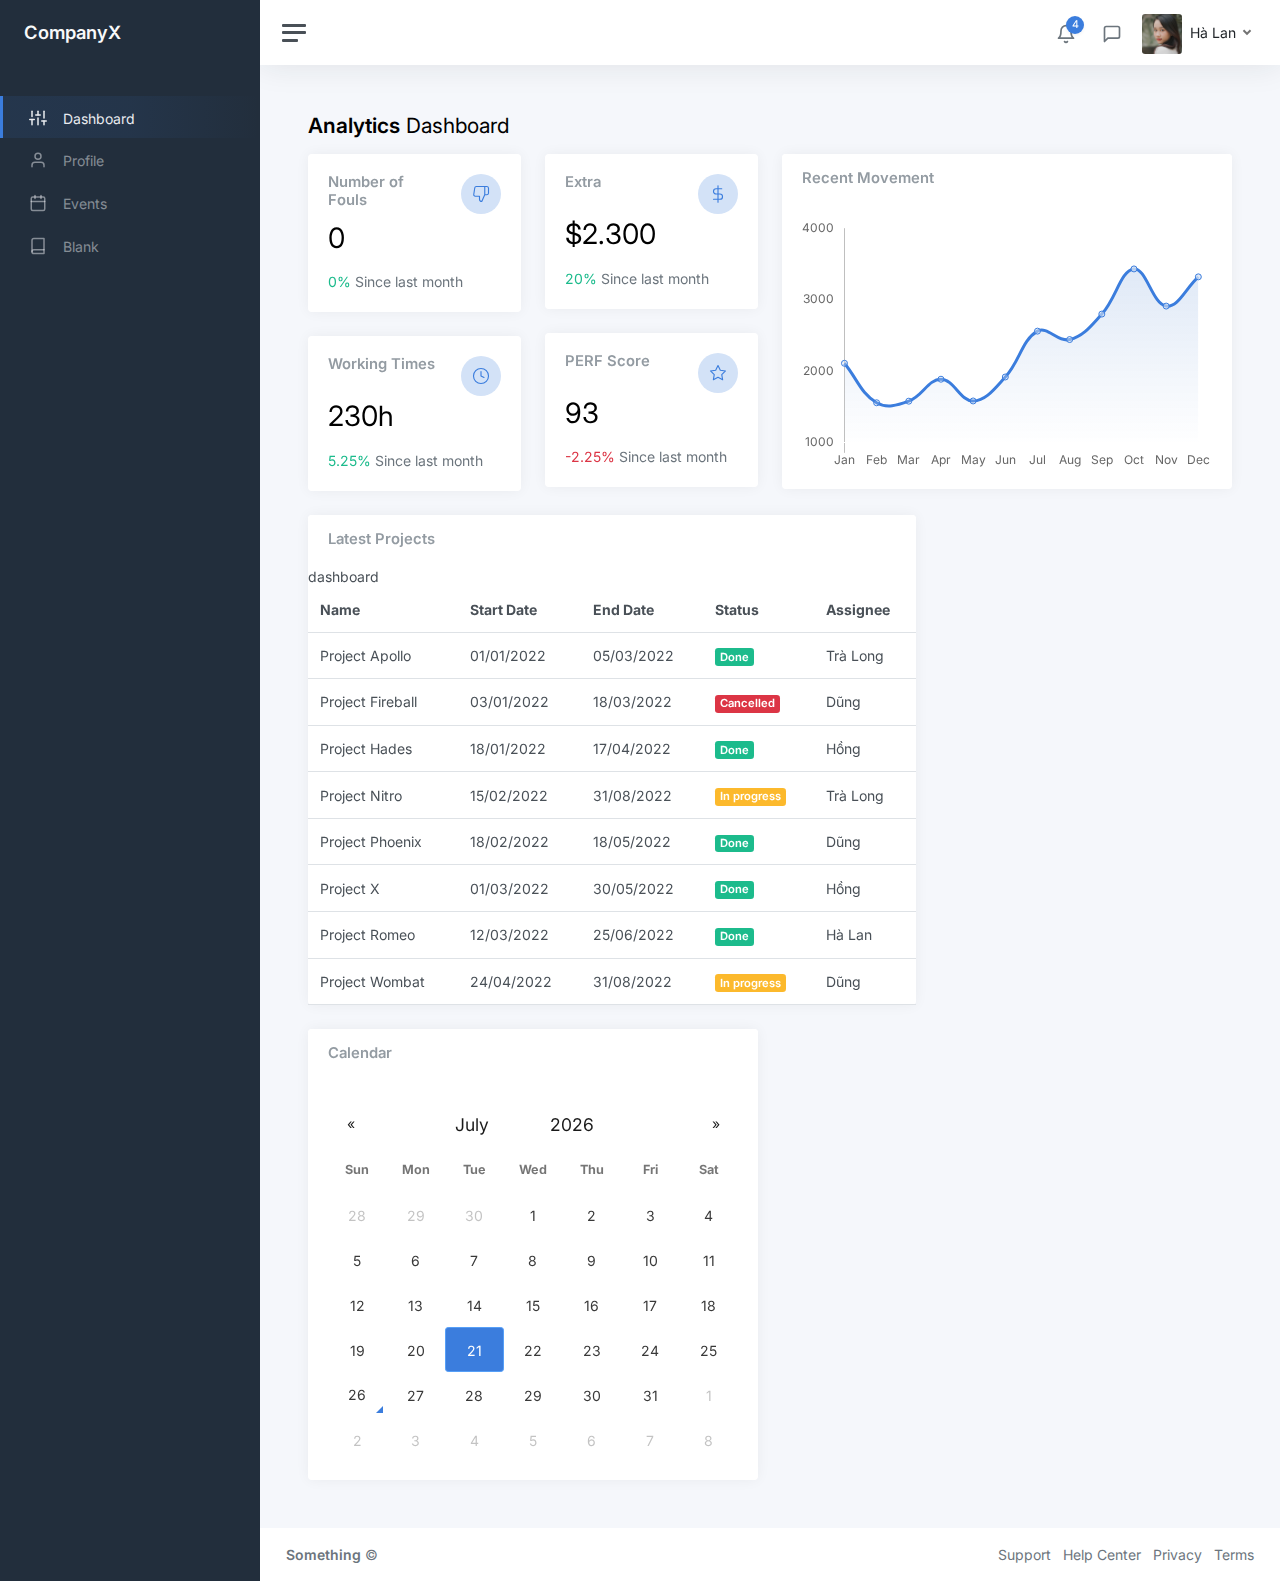
<file: CompanyX_web/src/main/webapp/WEB-INF/templates/index.html>
<!DOCTYPE html>
<html lang="vi" xmlns:th="http://thymeleaf.org">

<head>
	<meta charset="utf-8">
	<meta http-equiv="X-UA-Compatible" content="IE=edge">
	<meta name="viewport" content="width=device-width, initial-scale=1, shrink-to-fit=no">
	<meta name="description" content="Responsive Admin &amp; Dashboard Template based on Bootstrap 5">
	<meta name="keywords"
		content="adminkit, bootstrap, bootstrap 5, admin, dashboard, template, responsive, css, sass, html, theme, front-end, ui kit, web">

	<link rel="preconnect" href="https://fonts.gstatic.com">
	<link rel="shortcut icon" href="img/icons/icon-48x48.png" />


	<title>Dashboard</title>

	<link href="css/app.css" rel="stylesheet">
	<link href="https://fonts.googleapis.com/css2?family=Inter:wght@300;400;600&display=swap" rel="stylesheet">
</head>

<body>
	<div class="wrapper">
		<nav id="sidebar" class="sidebar js-sidebar">
			<div class="sidebar-content js-simplebar">
				<a class="sidebar-brand" href="/">
					<span class="align-middle">CompanyX</span>
				</a>

				<ul class="sidebar-nav">
					<li class="sidebar-header">

					</li>

					<li class="sidebar-item active">
						<a class="sidebar-link" href="/">
							<i class="align-middle" data-feather="sliders"></i> <span
								class="align-middle">Dashboard</span>
						</a>
					</li>

					<li class="sidebar-item">
						<a class="sidebar-link" href="/profile">
							<i class="align-middle" data-feather="user"></i> <span class="align-middle">Profile</span>
						</a>
					</li>

					<li class="sidebar-item">
						<a class="sidebar-link" href="/events">
							<i class="align-middle" data-feather="calendar"></i> <span
								class="align-middle">Events</span>
						</a>
					</li>


					<li class="sidebar-item ">
						<a class="sidebar-link" href="/blank">
							<i class="align-middle" data-feather="book"></i> <span class="align-middle">Blank</span>
						</a>
					</li>


				</ul>


			</div>
		</nav>

		<div class="main">
			<nav class="navbar navbar-expand navbar-light navbar-bg">
				<a class="sidebar-toggle js-sidebar-toggle">
					<i class="hamburger align-self-center"></i>
				</a>

				<div class="navbar-collapse collapse">
					<ul class="navbar-nav navbar-align">
						<li class="nav-item dropdown">
							<a class="nav-icon dropdown-toggle" href="#" id="alertsDropdown" data-bs-toggle="dropdown">
								<div class="position-relative">
									<i class="align-middle" data-feather="bell"></i>
									<span class="indicator">4</span>
								</div>
							</a>
							<div class="dropdown-menu dropdown-menu-lg dropdown-menu-end py-0"
								aria-labelledby="alertsDropdown">
								<div class="dropdown-menu-header">
									4 New Notifications
								</div>
								<div class="list-group">
									<a href="#" class="list-group-item">
										<div class="row g-0 align-items-center">
											<div class="col-2">
												<i class="text-danger" data-feather="alert-circle"></i>
											</div>
											<div class="col-10">
												<div class="text-dark">Update completed</div>
												<div class="text-muted small mt-1">Restart server 12 to complete the
													update.</div>
												<div class="text-muted small mt-1">30m ago</div>
											</div>
										</div>
									</a>
									<a href="#" class="list-group-item">
										<div class="row g-0 align-items-center">
											<div class="col-2">
												<i class="text-warning" data-feather="bell"></i>
											</div>
											<div class="col-10">
												<div class="text-dark">Projects</div>
												<div class="text-muted small mt-1">You have 2 projects in progress</div>
												<div class="text-muted small mt-1">2h ago</div>
											</div>
										</div>
									</a>
									<a href="#" class="list-group-item">
										<div class="row g-0 align-items-center">
											<div class="col-2">
												<i class="text-primary" data-feather="home"></i>
											</div>
											<div class="col-10">
												<div class="text-dark">Login from 192.186.1.8</div>
												<div class="text-muted small mt-1">5h ago</div>
											</div>
										</div>
									</a>
									<a href="#" class="list-group-item">
										<div class="row g-0 align-items-center">
											<div class="col-2">
												<i class="text-success" data-feather="user-plus"></i>
											</div>
											<div class="col-10">
												<div class="text-dark">New connection</div>
												<div class="text-muted small mt-1">Nguyễn Nhật Ánh accepted your request.
												</div>
												<div class="text-muted small mt-1">14h ago</div>
											</div>
										</div>
									</a>
								</div>
								<div class="dropdown-menu-footer">
									<a href="#" class="text-muted">Show all notifications</a>
								</div>
							</div>
						</li>
						<li class="nav-item dropdown">
							<a class="nav-icon dropdown-toggle" href="#" id="messagesDropdown"
								data-bs-toggle="dropdown">
								<div class="position-relative">
									<i class="align-middle" data-feather="message-square"></i>
								</div>
							</a>
							<div class="dropdown-menu dropdown-menu-lg dropdown-menu-end py-0"
								aria-labelledby="messagesDropdown">
								<div class="dropdown-menu-header">
									<div class="position-relative">
										4 New Messages
									</div>
								</div>
								<div class="list-group">
									<a href="#" class="list-group-item">
										<div class="row g-0 align-items-center">
											<div class="col-2">
												<img src="img/avatars/Tra-Long.jpg"
													class="avatar img-fluid rounded-circle" alt="Trà Long">
											</div>
											<div class="col-10 ps-2">
												<div class="text-dark">Trà Long</div>
												<div class="text-muted small mt-1">Bà ngoại nói, có hai điều không thể bỏ lỡ trong cuộc sống. Một là chuyến xe cuối cùng. Hai là những người yêu ta thật lòng</div>
												<div class="text-muted small mt-1">15m ago</div>
											</div>
										</div>
									</a>
									<a href="#" class="list-group-item">
										<div class="row g-0 align-items-center">
											<div class="col-2">
												<img src="img/avatars/Dung.jpg"
													class="avatar img-fluid rounded-circle" alt="Dũng">
											</div>
											<div class="col-10 ps-2">
												<div class="text-dark">Dũng</div>
												<div class="text-muted small mt-1">Vẫn còn sống chứ?</div>
												<div class="text-muted small mt-1">2h ago</div>
											</div>
										</div>
									</a>
									<a href="#" class="list-group-item">
										<div class="row g-0 align-items-center">
											<div class="col-2">
												<img src="img/avatars/Ngan.jpg"
													class="avatar img-fluid rounded-circle" alt="Ngạn">
											</div>
											<div class="col-10 ps-2">
												<div class="text-dark">Ngạn</div>
												<div class="text-muted small mt-1">Ngạn và Vinh đều có ước mơ lớn lên sẽ lấy Hà Lan, lấy Miền làm vợ nhưng chỉ có Vinh thực hiện được.
												</div>
												<div class="text-muted small mt-1">18 years ago</div>
											</div>
										</div>
									</a>
									<a href="#" class="list-group-item">
										<div class="row g-0 align-items-center">
											<div class="col-2">
												<img src="img/avatars/Hong.jpg"
													class="avatar img-fluid rounded-circle" alt="Hồng">
											</div>
											<div class="col-10 ps-2">
												<div class="text-dark">Hồng</div>
												<div class="text-muted small mt-1">...</div>
												<div class="text-muted small mt-1">18 years ago</div>
											</div>
										</div>
									</a>
								</div>
								<div class="dropdown-menu-footer">
									<a href="#" class="text-muted">Show all messages</a>
								</div>
							</div>
						</li>
						<li class="nav-item dropdown">
							<a class="nav-icon dropdown-toggle d-inline-block d-sm-none" href="#"
								data-bs-toggle="dropdown">
								<i class="align-middle" data-feather="settings"></i>
							</a>

							<a class="nav-link dropdown-toggle d-none d-sm-inline-block" href="#"
								data-bs-toggle="dropdown">
								<img src="img/avatars/Ha-Lan.png" class="avatar img-fluid rounded me-1" alt="Hà Lan" />
								<span class="text-dark" th:text="${name}">Hà Lan</span>
							</a>
							<div class="dropdown-menu dropdown-menu-end">
								<a class="dropdown-item" href="/profile"><i class="align-middle me-1"
                                                                                      data-feather="user"></i> Profile</a>
								<a class="dropdown-item" href="#"><i class="align-middle me-1"
										data-feather="pie-chart"></i> Analytics</a>
								<div class="dropdown-divider"></div>
								<a class="dropdown-item" href="/"><i class="align-middle me-1"
										data-feather="settings"></i> Settings & Privacy</a>
								<a class="dropdown-item" href="#"><i class="align-middle me-1"
										data-feather="help-circle"></i> Help Center</a>
								<div class="dropdown-divider"></div>
<!--								<a class="dropdown-item" href="/login">Log out</a>-->
									<a class="dropdown-item" href="/login">Log out</a>

							</div>
						</li>
					</ul>
				</div>
			</nav>

			<main class="content">
				<div class="container-fluid p-0">

					<h1 class="h3 mb-3"><strong>Analytics</strong> Dashboard</h1>

					<div class="row">
						<div class="col-xl-6 col-xxl-5 d-flex">
							<div class="w-100">
								<div class="row">
									<div class="col-sm-6">
										<div class="card">
											<div class="card-body">
												<div class="row">
													<div class="col mt-0">
														<h5 class="card-title">Number of Fouls</h5>
													</div>

													<div class="col-auto">
														<div class="stat text-primary">
															<i class="align-middle" data-feather="thumbs-down"></i>
														</div>
													</div>
												</div>
												<h1 class="mt-1 mb-3">0</h1>
												<div class="mb-0">
													<span class="text-success"> <i
															class="mdi mdi-arrow-bottom-right"></i> 0% </span>
													<span class="text-muted">Since last month</span>
												</div>
											</div>
										</div>
										<div class="card">
											<div class="card-body">
												<div class="row">
													<div class="col mt-0">
														<h5 class="card-title">Working Times</h5>
													</div>

													<div class="col-auto">
														<div class="stat text-primary">
															<i class="align-middle" data-feather="clock"></i>
														</div>
													</div>
												</div>
												<h1 class="mt-1 mb-3">230h</h1>
												<div class="mb-0">
													<span class="text-success"> <i
															class="mdi mdi-arrow-bottom-right"></i> 5.25% </span>
													<span class="text-muted">Since last month</span>
												</div>
											</div>
										</div>
									</div>
									<div class="col-sm-6">
										<div class="card">
											<div class="card-body">
												<div class="row">
													<div class="col mt-0">
														<h5 class="card-title">Extra</h5>
													</div>

													<div class="col-auto">
														<div class="stat text-primary">
															<i class="align-middle" data-feather="dollar-sign"></i>
														</div>
													</div>
												</div>
												<h1 class="mt-1 mb-3">$2.300</h1>
												<div class="mb-0">
													<span class="text-success"> <i
															class="mdi mdi-arrow-bottom-right"></i> 20% </span>
													<span class="text-muted">Since last month</span>
												</div>
											</div>
										</div>
										<div class="card">
											<div class="card-body">
												<div class="row">
													<div class="col mt-0">
														<!-- Performance Score -->
														<h5 class="card-title">PERF Score</h5>
													</div>

													<div class="col-auto">
														<div class="stat text-primary">
															<i class="align-middle" data-feather="star"></i>
														</div>
													</div>
												</div>
												<h1 class="mt-1 mb-3">93</h1>
												<div class="mb-0">
													<span class="text-danger"> <i
															class="mdi mdi-arrow-bottom-right"></i> -2.25% </span>
													<span class="text-muted">Since last month</span>
												</div>
											</div>
										</div>
									</div>
								</div>
							</div>
						</div>

						<div class="col-xl-6 col-xxl-7">
							<div class="card flex-fill w-100">
								<div class="card-header">

									<h5 class="card-title mb-0">Recent Movement</h5>
								</div>
								<div class="card-body py-3">
									<div class="chart chart-sm">
										<canvas id="chartjs-dashboard-line"></canvas>
									</div>
								</div>
							</div>
						</div>
					</div>

					<div class="row">
						<!-- <div class="col-12 col-md-6 col-xxl-3 d-flex order-2 order-xxl-3">
							<div class="card flex-fill w-100">
								<div class="card-header">

									<h5 class="card-title mb-0">Browser Usage</h5>
								</div>
								<div class="card-body d-flex">
									<div class="align-self-center w-100">
										<div class="py-3">
											<div class="chart chart-xs">
												<canvas id="chartjs-dashboard-pie"></canvas>
											</div>
										</div>

										<table class="table mb-0">
											<tbody>
												<tr>
													<td>Chrome</td>
													<td class="text-end">4306</td>
												</tr>
												<tr>
													<td>Firefox</td>
													<td class="text-end">3801</td>
												</tr>
												<tr>
													<td>IE</td>
													<td class="text-end">1689</td>
												</tr>
											</tbody>
										</table>
									</div>
								</div>
							</div>
						</div> -->
						<!-- <div class="col-12 col-md-12 col-xxl-6 d-flex order-3 order-xxl-2">
							<div class="card flex-fill w-100">
								<div class="card-header">

									<h5 class="card-title mb-0">Real-Time</h5>
								</div>
								<div class="card-body px-4">
									<div id="world_map" style="height:350px;"></div>
								</div>
							</div>
						</div> -->
						<div class="col-12 col-md-6 col-xxl-3 d-flex order-1 order-xxl-1">
							<div class="card flex-fill">
								<div class="card-header">

									<h5 class="card-title mb-0">Calendar</h5>
								</div>
								<div class="card-body d-flex">
									<div class="align-self-center w-100">
										<div class="chart">
											<div id="datetimepicker-dashboard"></div>
										</div>
									</div>
								</div>
							</div>
						</div>
						<div class="col-12 col-lg-8 col-xxl-9 d-flex">
							<div class="card flex-fill">
								<div class="card-header">

									<h5 class="card-title mb-0">Latest Projects</h5>
								</div>dashboard
								<table class="table table-hover my-0">
									<thead>
										<tr>
											<th>Name</th>
											<th class="d-none d-xl-table-cell">Start Date</th>
											<th class="d-none d-xl-table-cell">End Date</th>
											<th>Status</th>
											<th class="d-none d-md-table-cell">Assignee</th>
										</tr>
									</thead>
									<tbody>
										<tr>
											<td>Project Apollo</td>
											<td class="d-none d-xl-table-cell">01/01/2022</td>
											<td class="d-none d-xl-table-cell">05/03/2022</td>
											<td><span class="badge bg-success">Done</span></td>
											<td class="d-none d-md-table-cell">Trà Long</td>
										</tr>
										<tr>
											<td>Project Fireball</td>
											<td class="d-none d-xl-table-cell">03/01/2022</td>
											<td class="d-none d-xl-table-cell">18/03/2022</td>
											<td><span class="badge bg-danger">Cancelled</span></td>
											<td class="d-none d-md-table-cell">Dũng</td>
										</tr>
										<tr>
											<td>Project Hades</td>
											<td class="d-none d-xl-table-cell">18/01/2022</td>
											<td class="d-none d-xl-table-cell">17/04/2022</td>
											<td><span class="badge bg-success">Done</span></td>
											<td class="d-none d-md-table-cell">Hồng</td>
										</tr>
										<tr>
											<td>Project Nitro</td>
											<td class="d-none d-xl-table-cell">15/02/2022</td>
											<td class="d-none d-xl-table-cell">31/08/2022</td>
											<td><span class="badge bg-warning">In progress</span></td>
											<td class="d-none d-md-table-cell">Trà Long</td>
										</tr>
										<tr>
											<td>Project Phoenix</td>
											<td class="d-none d-xl-table-cell">18/02/2022</td>
											<td class="d-none d-xl-table-cell">18/05/2022</td>
											<td><span class="badge bg-success">Done</span></td>
											<td class="d-none d-md-table-cell">Dũng</td>
										</tr>
										<tr>
											<td>Project X</td>
											<td class="d-none d-xl-table-cell">01/03/2022</td>
											<td class="d-none d-xl-table-cell">30/05/2022</td>
											<td><span class="badge bg-success">Done</span></td>
											<td class="d-none d-md-table-cell">Hồng</td>
										</tr>
										<tr>
											<td>Project Romeo</td>
											<td class="d-none d-xl-table-cell">12/03/2022</td>
											<td class="d-none d-xl-table-cell">25/06/2022</td>
											<td><span class="badge bg-success">Done</span></td>
											<td class="d-none d-md-table-cell">Hà Lan</td>
										</tr>
										<tr>
											<td>Project Wombat</td>
											<td class="d-none d-xl-table-cell">24/04/2022</td>
											<td class="d-none d-xl-table-cell">31/08/2022</td>
											<td><span class="badge bg-warning">In progress</span></td>
											<td class="d-none d-md-table-cell">Dũng</td>
										</tr>
									</tbody>
								</table>
							</div>
						</div>
					</div>



				</div>
			</main>

			<footer class="footer">
				<div class="container-fluid">
					<div class="row text-muted">
						<div class="col-6 text-start">
							<p class="mb-0">
								<a class="text-muted" href="https://doducnghia00.me/"
									target="_blank"><strong>Something</strong></a> &copy;
							</p>
						</div>
						<div class="col-6 text-end">
							<ul class="list-inline">
								<li class="list-inline-item">
									<a class="text-muted" href="#" target="_blank">Support</a>
								</li>
								<li class="list-inline-item">
									<a class="text-muted" href="https://doducnghia00.me/" target="_blank">Help
										Center</a>
								</li>
								<li class="list-inline-item">
									<a class="text-muted" href="https://doducnghia00.me/" target="_blank">Privacy</a>
								</li>
								<li class="list-inline-item">
									<a class="text-muted" href="https://doducnghia00.me/" target="_blank">Terms</a>
								</li>
							</ul>
						</div>
					</div>
				</div>
			</footer>
		</div>
	</div>

	<script src="js/app.js"></script>

	<script>
		document.addEventListener("DOMContentLoaded", function () {
			var ctx = document.getElementById("chartjs-dashboard-line").getContext("2d");
			var gradient = ctx.createLinearGradient(0, 0, 0, 225);
			gradient.addColorStop(0, "rgba(215, 227, 244, 1)");
			gradient.addColorStop(1, "rgba(215, 227, 244, 0)");
			// Line chart
			new Chart(document.getElementById("chartjs-dashboard-line"), {
				type: "line",
				data: {
					labels: ["Jan", "Feb", "Mar", "Apr", "May", "Jun", "Jul", "Aug", "Sep", "Oct", "Nov",
						"Dec"
					],
					datasets: [{
						label: "Sales ($)",
						fill: true,
						backgroundColor: gradient,
						borderColor: window.theme.primary,
						data: [
							2115,
							1562,
							1584,
							1892,
							1587,
							1923,
							2566,
							2448,
							2805,
							3438,
							2917,
							3327
						]
					}]
				},
				options: {
					maintainAspectRatio: false,
					legend: {
						display: false
					},
					tooltips: {
						intersect: false
					},
					hover: {
						intersect: true
					},
					plugins: {
						filler: {
							propagate: false
						}
					},
					scales: {
						xAxes: [{
							reverse: true,
							gridLines: {
								color: "rgba(0,0,0,0.0)"
							}
						}],
						yAxes: [{
							ticks: {
								stepSize: 1000
							},
							display: true,
							borderDash: [3, 3],
							gridLines: {
								color: "rgba(0,0,0,0.0)"
							}
						}]
					}
				}
			});
		});
	</script>
	<script>
		document.addEventListener("DOMContentLoaded", function () {
			// Pie chart
			new Chart(document.getElementById("chartjs-dashboard-pie"), {
				type: "pie",
				data: {
					labels: ["Chrome", "Firefox", "IE"],
					datasets: [{
						data: [4306, 3801, 1689],
						backgroundColor: [
							window.theme.primary,
							window.theme.warning,
							window.theme.danger
						],
						borderWidth: 5
					}]
				},
				options: {
					responsive: !window.MSInputMethodContext,
					maintainAspectRatio: false,
					legend: {
						display: false
					},
					cutoutPercentage: 75
				}
			});
		});
	</script>
	<script>
		document.addEventListener("DOMContentLoaded", function () {
			// Bar chart
			new Chart(document.getElementById("chartjs-dashboard-bar"), {
				type: "bar",
				data: {
					labels: ["Jan", "Feb", "Mar", "Apr", "May", "Jun", "Jul", "Aug", "Sep", "Oct", "Nov",
						"Dec"
					],
					datasets: [{
						label: "This year",
						backgroundColor: window.theme.primary,
						borderColor: window.theme.primary,
						hoverBackgroundColor: window.theme.primary,
						hoverBorderColor: window.theme.primary,
						data: [54, 67, 41, 55, 62, 45, 55, 73, 60, 76, 48, 79],
						barPercentage: .75,
						categoryPercentage: .5
					}]
				},
				options: {
					maintainAspectRatio: false,
					legend: {
						display: false
					},
					scales: {
						yAxes: [{
							gridLines: {
								display: false
							},
							stacked: false,
							ticks: {
								stepSize: 20
							}
						}],
						xAxes: [{
							stacked: false,
							gridLines: {
								color: "transparent"
							}
						}]
					}
				}
			});
		});
	</script>
	<script>
		document.addEventListener("DOMContentLoaded", function () {
			var markers = [{
					coords: [31.230391, 121.473701],
					name: "Shanghai"
				},
				{
					coords: [28.704060, 77.102493],
					name: "Delhi"
				},
				{
					coords: [6.524379, 3.379206],
					name: "Lagos"
				},
				{
					coords: [35.689487, 139.691711],
					name: "Tokyo"
				},
				{
					coords: [23.129110, 113.264381],
					name: "Guangzhou"
				},
				{
					coords: [40.7127837, -74.0059413],
					name: "New York"
				},
				{
					coords: [34.052235, -118.243683],
					name: "Los Angeles"
				},
				{
					coords: [41.878113, -87.629799],
					name: "Chicago"
				},
				{
					coords: [51.507351, -0.127758],
					name: "London"
				},
				{
					coords: [40.416775, -3.703790],
					name: "Madrid "
				}
			];
			var map = new jsVectorMap({
				map: "world",
				selector: "#world_map",
				zoomButtons: true,
				markers: markers,
				markerStyle: {
					initial: {
						r: 9,
						strokeWidth: 7,
						stokeOpacity: .4,
						fill: window.theme.primary
					},
					hover: {
						fill: window.theme.primary,
						stroke: window.theme.primary
					}
				},
				zoomOnScroll: false
			});
			window.addEventListener("resize", () => {
				map.updateSize();
			});
		});
	</script>
	<script>
		document.addEventListener("DOMContentLoaded", function () {
			var date = new Date(Date.now() - 5 * 24 * 60 * 60 * 1000);
			var defaultDate = date.getUTCFullYear() + "-" + (date.getUTCMonth() + 1) + "-" + date.getUTCDate();
			document.getElementById("datetimepicker-dashboard").flatpickr({
				inline: true,
				prevArrow: "<span title=\"Previous month\">&laquo;</span>",
				nextArrow: "<span title=\"Next month\">&raquo;</span>",
				defaultDate: defaultDate
			});
		});
	</script>

</body>

</html>
</file>
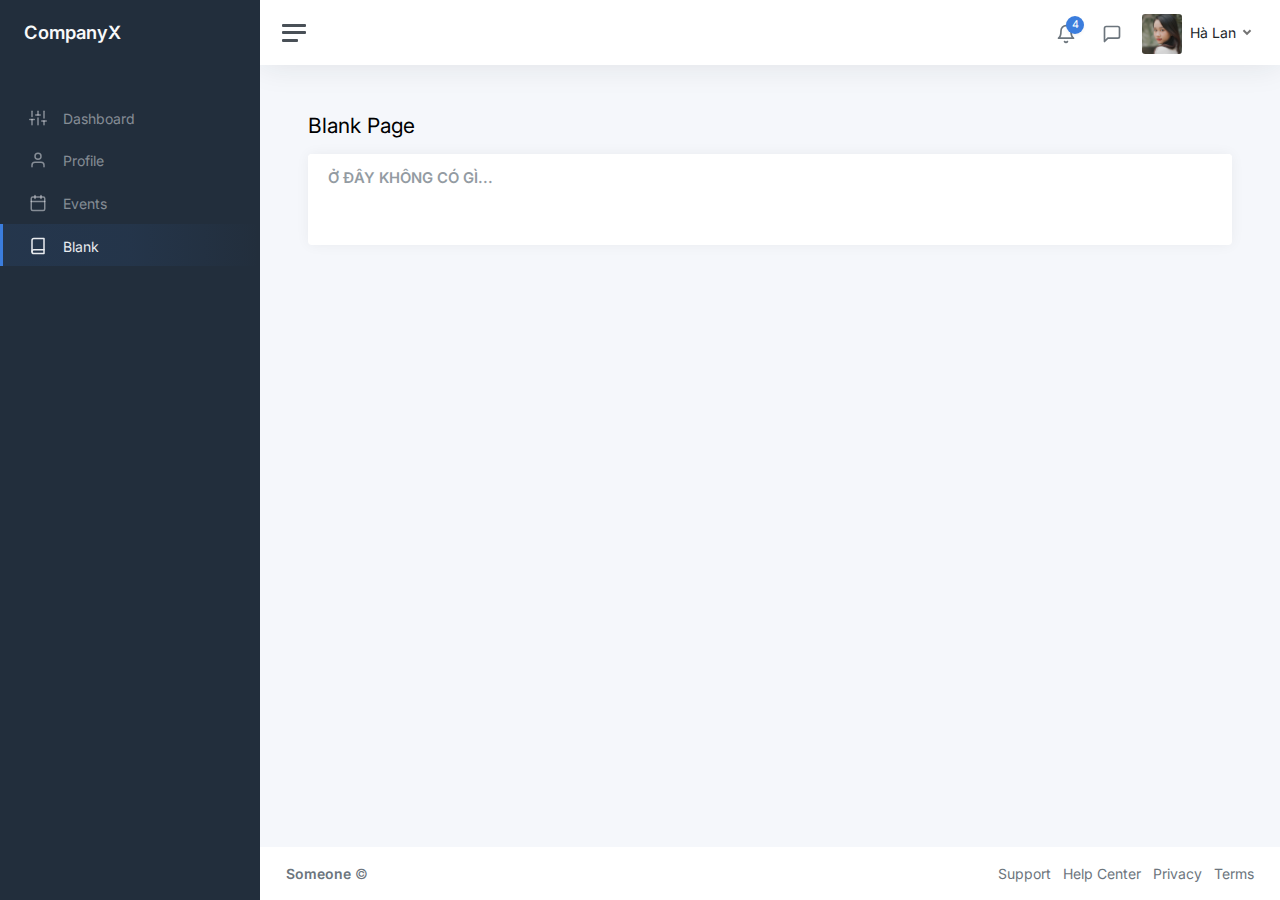
<file: CompanyX_web/src/main/webapp/WEB-INF/templates/pages-blank.html>
<!DOCTYPE html>
<html lang="vi">

<head>
	<meta charset="utf-8">
	<meta http-equiv="X-UA-Compatible" content="IE=edge">
	<meta name="viewport" content="width=device-width, initial-scale=1, shrink-to-fit=no">
	<meta name="description" content="Responsive Admin &amp; Dashboard Template based on Bootstrap 5">

	<link rel="preconnect" href="https://fonts.gstatic.com">
	<link rel="shortcut icon" href="img/icons/icon-48x48.png" />


	<title>Blank Page</title>

	<link href="css/app.css" rel="stylesheet">
	<link href="https://fonts.googleapis.com/css2?family=Inter:wght@300;400;600&display=swap" rel="stylesheet">
</head>

<body>
	<div class="wrapper">
		<nav id="sidebar" class="sidebar js-sidebar">
			<div class="sidebar-content js-simplebar">
				<a class="sidebar-brand" href="/">
					<span class="align-middle">CompanyX</span>
				</a>

				<ul class="sidebar-nav">
					<li class="sidebar-header">

					</li>

					<li class="sidebar-item ">
						<a class="sidebar-link" href="/">
							<i class="align-middle" data-feather="sliders"></i> <span
								class="align-middle">Dashboard</span>
						</a>
					</li>

					<li class="sidebar-item">
						<a class="sidebar-link" href="/profile">
							<i class="align-middle" data-feather="user"></i> <span class="align-middle">Profile</span>
						</a>
					</li>

					<li class="sidebar-item ">
						<a class="sidebar-link" href="/events">
							<i class="align-middle" data-feather="calendar"></i> <span
								class="align-middle">Events</span>
						</a>
					</li>


					<li class="sidebar-item active">
						<a class="sidebar-link" href="/blank">
							<i class="align-middle" data-feather="book"></i> <span class="align-middle">Blank</span>
						</a>
					</li>


				</ul>


			</div>
		</nav>

		<div class="main">
			<nav class="navbar navbar-expand navbar-light navbar-bg">
				<a class="sidebar-toggle js-sidebar-toggle">
					<i class="hamburger align-self-center"></i>
				</a>

				<div class="navbar-collapse collapse">
					<ul class="navbar-nav navbar-align">
						<li class="nav-item dropdown">
							<a class="nav-icon dropdown-toggle" href="#" id="alertsDropdown" data-bs-toggle="dropdown">
								<div class="position-relative">
									<i class="align-middle" data-feather="bell"></i>
									<span class="indicator">4</span>
								</div>
							</a>
							<div class="dropdown-menu dropdown-menu-lg dropdown-menu-end py-0"
								aria-labelledby="alertsDropdown">
								<div class="dropdown-menu-header">
									4 New Notifications
								</div>
								<div class="list-group">
									<a href="#" class="list-group-item">
										<div class="row g-0 align-items-center">
											<div class="col-2">
												<i class="text-danger" data-feather="alert-circle"></i>
											</div>
											<div class="col-10">
												<div class="text-dark">Update completed</div>
												<div class="text-muted small mt-1">Restart server 12 to complete the
													update.</div>
												<div class="text-muted small mt-1">30m ago</div>
											</div>
										</div>
									</a>
									<a href="#" class="list-group-item">
										<div class="row g-0 align-items-center">
											<div class="col-2">
												<i class="text-warning" data-feather="bell"></i>
											</div>
											<div class="col-10">
												<div class="text-dark">Lorem ipsum</div>
												<div class="text-muted small mt-1">Aliquam ex eros, imperdiet vulputate
													hendrerit et.</div>
												<div class="text-muted small mt-1">2h ago</div>
											</div>
										</div>
									</a>
									<a href="#" class="list-group-item">
										<div class="row g-0 align-items-center">
											<div class="col-2">
												<i class="text-primary" data-feather="home"></i>
											</div>
											<div class="col-10">
												<div class="text-dark">Login from 192.186.1.8</div>
												<div class="text-muted small mt-1">5h ago</div>
											</div>
										</div>
									</a>
									<a href="#" class="list-group-item">
										<div class="row g-0 align-items-center">
											<div class="col-2">
												<i class="text-success" data-feather="user-plus"></i>
											</div>
											<div class="col-10">
												<div class="text-dark">New connection</div>
												<div class="text-muted small mt-1">Christina accepted your request.
												</div>
												<div class="text-muted small mt-1">14h ago</div>
											</div>
										</div>
									</a>
								</div>
								<div class="dropdown-menu-footer">
									<a href="#" class="text-muted">Show all notifications</a>
								</div>
							</div>
						</li>
						<li class="nav-item dropdown">
							<a class="nav-icon dropdown-toggle" href="#" id="messagesDropdown"
								data-bs-toggle="dropdown">
								<div class="position-relative">
									<i class="align-middle" data-feather="message-square"></i>
								</div>
							</a>
							<div class="dropdown-menu dropdown-menu-lg dropdown-menu-end py-0"
								aria-labelledby="messagesDropdown">
								<div class="dropdown-menu-header">
									<div class="position-relative">
										4 New Messages
									</div>
								</div>
								<div class="list-group">
									<a href="#" class="list-group-item">
										<div class="row g-0 align-items-center">
											<div class="col-2">
												<img src="img/avatars/Tra-Long.jpg"
													class="avatar img-fluid rounded-circle" alt="Trà Long">
											</div>
											<div class="col-10 ps-2">
												<div class="text-dark">Trà Long</div>
												<div class="text-muted small mt-1">Bà ngoại nói, có hai điều không thể bỏ lỡ trong cuộc sống. Một là chuyến xe cuối cùng. Hai là những người yêu ta thật lòng</div>
												<div class="text-muted small mt-1">15m ago</div>
											</div>
										</div>
									</a>
									<a href="#" class="list-group-item">
										<div class="row g-0 align-items-center">
											<div class="col-2">
												<img src="img/avatars/Dung.jpg"
													class="avatar img-fluid rounded-circle" alt="Dũng">
											</div>
											<div class="col-10 ps-2">
												<div class="text-dark">Dũng</div>
												<div class="text-muted small mt-1">Curabitur ligula sapien euismod
													vitae.</div>
												<div class="text-muted small mt-1">2h ago</div>
											</div>
										</div>
									</a>
									<a href="#" class="list-group-item">
										<div class="row g-0 align-items-center">
											<div class="col-2">
												<img src="img/avatars/Ha-Lan.png"
													class="avatar img-fluid rounded-circle" alt="Hà Lan">
											</div>
											<div class="col-10 ps-2">
												<div class="text-dark">Hà Lan</div>
												<div class="text-muted small mt-1">Pellentesque auctor neque nec urna.
												</div>
												<div class="text-muted small mt-1">4h ago</div>
											</div>
										</div>
									</a>
									<a href="#" class="list-group-item">
										<div class="row g-0 align-items-center">
											<div class="col-2">
												<img src="img/avatars/Hong.jpg"
													class="avatar img-fluid rounded-circle" alt="Hồng">
											</div>
											<div class="col-10 ps-2">
												<div class="text-dark">Hồng</div>
												<div class="text-muted small mt-1">Aenean tellus metus, bibendum sed,
													posuere ac, mattis non.</div>
												<div class="text-muted small mt-1">5h ago</div>
											</div>
										</div>
									</a>
								</div>
								<div class="dropdown-menu-footer">
									<a href="#" class="text-muted">Show all messages</a>
								</div>
							</div>
						</li>
						<li class="nav-item dropdown">
							<a class="nav-icon dropdown-toggle d-inline-block d-sm-none" href="#"
								data-bs-toggle="dropdown">
								<i class="align-middle" data-feather="settings"></i>
							</a>

							<a class="nav-link dropdown-toggle d-none d-sm-inline-block" href="#"
								data-bs-toggle="dropdown">
								<img src="img/avatars/Ha-Lan.png" class="avatar img-fluid rounded me-1" alt="Hà Lan" />
								<span class="text-dark" th:text="${name}">Hà Lan</span>
							</a>
							<div class="dropdown-menu dropdown-menu-end">
								<a class="dropdown-item" href="/profile"><i class="align-middle me-1"
                                                                                      data-feather="user"></i> Profile</a>
								<a class="dropdown-item" href="#"><i class="align-middle me-1"
										data-feather="pie-chart"></i> Analytics</a>
								<div class="dropdown-divider"></div>
								<a class="dropdown-item" href="/"><i class="align-middle me-1"
                                                                              data-feather="settings"></i> Settings & Privacy</a>
								<a class="dropdown-item" href="#"><i class="align-middle me-1"
										data-feather="help-circle"></i> Help Center</a>
								<div class="dropdown-divider"></div>
								<a class="dropdown-item" href="/login">Log out</a>
							</div>
						</li>
					</ul>
				</div>
			</nav>

			<main class="content">
				<div class="container-fluid p-0">

					<h1 class="h3 mb-3">Blank Page</h1>

					<div class="row">
						<div class="col-12">
							<div class="card">
								<div class="card-header">
									<h5 class="card-title mb-0">Ở ĐÂY KHÔNG CÓ GÌ...</h5>
								</div>
								<div class="card-body">
								</div>
							</div>
						</div>
					</div>

				</div>
			</main>

			<footer class="footer">
				<div class="container-fluid">
					<div class="row text-muted">
						<div class="col-6 text-start">
							<p class="mb-0">
								<a class="text-muted" href="https://doducnghia00.me/"
									target="_blank"><strong>Someone</strong></a> &copy;
							</p>
						</div>
						<div class="col-6 text-end">
							<ul class="list-inline">
								<li class="list-inline-item">
									<a class="text-muted" href="#" target="_blank">Support</a>
								</li>
								<li class="list-inline-item">
									<a class="text-muted" href="https://doducnghia00.me/" target="_blank">Help
										Center</a>
								</li>
								<li class="list-inline-item">
									<a class="text-muted" href="https://doducnghia00.me/" target="_blank">Privacy</a>
								</li>
								<li class="list-inline-item">
									<a class="text-muted" href="https://doducnghia00.me/" target="_blank">Terms</a>
								</li>
							</ul>
						</div>
					</div>
				</div>
			</footer>
		</div>
	</div>

	<script src="js/app.js"></script>

</body>

</html>
</file>
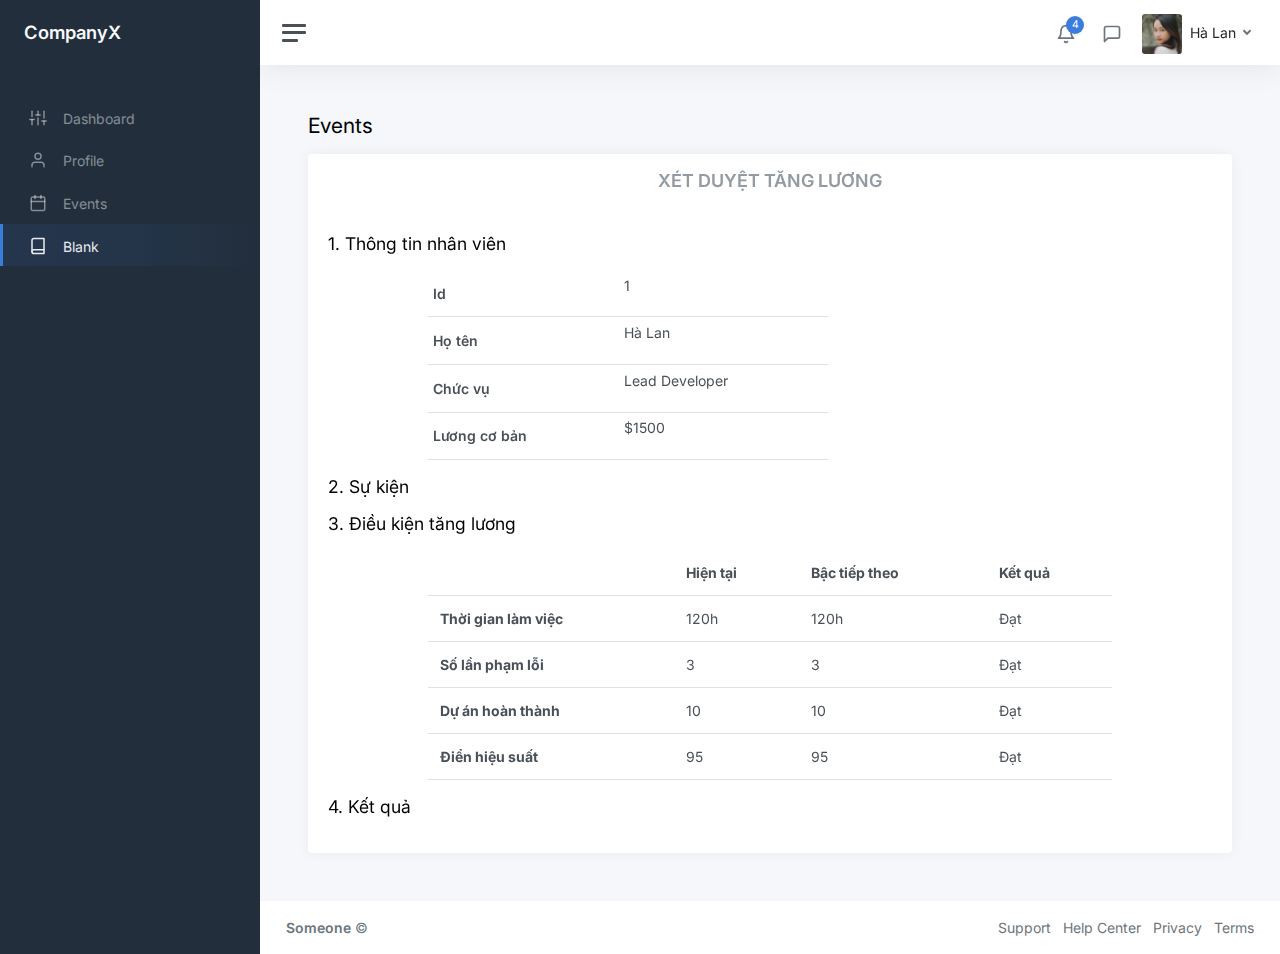
<file: CompanyX_web/src/main/webapp/WEB-INF/templates/pages-event-progress.html>
<!DOCTYPE html>
<html lang="vi">

<head>
	<meta charset="utf-8">
	<meta http-equiv="X-UA-Compatible" content="IE=edge">
	<meta name="viewport" content="width=device-width, initial-scale=1, shrink-to-fit=no">
	<meta name="description" content="Responsive Admin &amp; Dashboard Template based on Bootstrap 5">

	<link rel="preconnect" href="https://fonts.gstatic.com">
	<link rel="shortcut icon" href="img/icons/icon-48x48.png" />


	<title>Salary Increase</title>

	<link href="css/app.css" rel="stylesheet">
	<link href="https://fonts.googleapis.com/css2?family=Inter:wght@300;400;600&display=swap" rel="stylesheet">
</head>

<body>
	<div class="wrapper">
		<nav id="sidebar" class="sidebar js-sidebar">
			<div class="sidebar-content js-simplebar">
				<a class="sidebar-brand" href="/">
					<span class="align-middle">CompanyX</span>
				</a>

				<ul class="sidebar-nav">
					<li class="sidebar-header">

					</li>

					<li class="sidebar-item ">
						<a class="sidebar-link" href="/">
							<i class="align-middle" data-feather="sliders"></i> <span
								class="align-middle">Dashboard</span>
						</a>
					</li>

					<li class="sidebar-item">
						<a class="sidebar-link" href="/profile">
							<i class="align-middle" data-feather="user"></i> <span class="align-middle">Profile</span>
						</a>
					</li>

					<li class="sidebar-item ">
						<a class="sidebar-link" href="/events">
							<i class="align-middle" data-feather="calendar"></i> <span
								class="align-middle">Events</span>
						</a>
					</li>


					<li class="sidebar-item active">
						<a class="sidebar-link" href="/blank">
							<i class="align-middle" data-feather="book"></i> <span class="align-middle">Blank</span>
						</a>
					</li>


				</ul>


			</div>
		</nav>

		<div class="main">
			<nav class="navbar navbar-expand navbar-light navbar-bg">
				<a class="sidebar-toggle js-sidebar-toggle">
					<i class="hamburger align-self-center"></i>
				</a>

				<div class="navbar-collapse collapse">
					<ul class="navbar-nav navbar-align">
						<li class="nav-item dropdown">
							<a class="nav-icon dropdown-toggle" href="#" id="alertsDropdown" data-bs-toggle="dropdown">
								<div class="position-relative">
									<i class="align-middle" data-feather="bell"></i>
									<span class="indicator">4</span>
								</div>
							</a>
							<div class="dropdown-menu dropdown-menu-lg dropdown-menu-end py-0"
								aria-labelledby="alertsDropdown">
								<div class="dropdown-menu-header">
									4 New Notifications
								</div>
								<div class="list-group">
									<a href="#" class="list-group-item">
										<div class="row g-0 align-items-center">
											<div class="col-2">
												<i class="text-danger" data-feather="alert-circle"></i>
											</div>
											<div class="col-10">
												<div class="text-dark">Update completed</div>
												<div class="text-muted small mt-1">Restart server 12 to complete the
													update.</div>
												<div class="text-muted small mt-1">30m ago</div>
											</div>
										</div>
									</a>
									<a href="#" class="list-group-item">
										<div class="row g-0 align-items-center">
											<div class="col-2">
												<i class="text-warning" data-feather="bell"></i>
											</div>
											<div class="col-10">
												<div class="text-dark">Lorem ipsum</div>
												<div class="text-muted small mt-1">Aliquam ex eros, imperdiet vulputate
													hendrerit et.</div>
												<div class="text-muted small mt-1">2h ago</div>
											</div>
										</div>
									</a>
									<a href="#" class="list-group-item">
										<div class="row g-0 align-items-center">
											<div class="col-2">
												<i class="text-primary" data-feather="home"></i>
											</div>
											<div class="col-10">
												<div class="text-dark">Login from 192.186.1.8</div>
												<div class="text-muted small mt-1">5h ago</div>
											</div>
										</div>
									</a>
									<a href="#" class="list-group-item">
										<div class="row g-0 align-items-center">
											<div class="col-2">
												<i class="text-success" data-feather="user-plus"></i>
											</div>
											<div class="col-10">
												<div class="text-dark">New connection</div>
												<div class="text-muted small mt-1">Christina accepted your request.
												</div>
												<div class="text-muted small mt-1">14h ago</div>
											</div>
										</div>
									</a>
								</div>
								<div class="dropdown-menu-footer">
									<a href="#" class="text-muted">Show all notifications</a>
								</div>
							</div>
						</li>
						<li class="nav-item dropdown">
							<a class="nav-icon dropdown-toggle" href="#" id="messagesDropdown"
								data-bs-toggle="dropdown">
								<div class="position-relative">
									<i class="align-middle" data-feather="message-square"></i>
								</div>
							</a>
							<div class="dropdown-menu dropdown-menu-lg dropdown-menu-end py-0"
								aria-labelledby="messagesDropdown">
								<div class="dropdown-menu-header">
									<div class="position-relative">
										4 New Messages
									</div>
								</div>
								<div class="list-group">
									<a href="#" class="list-group-item">
										<div class="row g-0 align-items-center">
											<div class="col-2">
												<img src="img/avatars/Tra-Long.jpg"
													class="avatar img-fluid rounded-circle" alt="Trà Long">
											</div>
											<div class="col-10 ps-2">
												<div class="text-dark">Trà Long</div>
												<div class="text-muted small mt-1">Bà ngoại nói, có hai điều không thể bỏ lỡ trong cuộc sống. Một là chuyến xe cuối cùng. Hai là những người yêu ta thật lòng</div>
												<div class="text-muted small mt-1">15m ago</div>
											</div>
										</div>
									</a>
									<a href="#" class="list-group-item">
										<div class="row g-0 align-items-center">
											<div class="col-2">
												<img src="img/avatars/Dung.jpg"
													class="avatar img-fluid rounded-circle" alt="Dũng">
											</div>
											<div class="col-10 ps-2">
												<div class="text-dark">Dũng</div>
												<div class="text-muted small mt-1">Curabitur ligula sapien euismod
													vitae.</div>
												<div class="text-muted small mt-1">2h ago</div>
											</div>
										</div>
									</a>
									<a href="#" class="list-group-item">
										<div class="row g-0 align-items-center">
											<div class="col-2">
												<img src="img/avatars/Ha-Lan.png"
													class="avatar img-fluid rounded-circle" alt="Hà Lan">
											</div>
											<div class="col-10 ps-2">
												<div class="text-dark">Hà Lan</div>
												<div class="text-muted small mt-1">Pellentesque auctor neque nec urna.
												</div>
												<div class="text-muted small mt-1">4h ago</div>
											</div>
										</div>
									</a>
									<a href="#" class="list-group-item">
										<div class="row g-0 align-items-center">
											<div class="col-2">
												<img src="img/avatars/Hong.jpg"
													class="avatar img-fluid rounded-circle" alt="Hồng">
											</div>
											<div class="col-10 ps-2">
												<div class="text-dark">Hồng</div>
												<div class="text-muted small mt-1">Aenean tellus metus, bibendum sed,
													posuere ac, mattis non.</div>
												<div class="text-muted small mt-1">5h ago</div>
											</div>
										</div>
									</a>
								</div>
								<div class="dropdown-menu-footer">
									<a href="#" class="text-muted">Show all messages</a>
								</div>
							</div>
						</li>
						<li class="nav-item dropdown">
							<a class="nav-icon dropdown-toggle d-inline-block d-sm-none" href="#"
								data-bs-toggle="dropdown">
								<i class="align-middle" data-feather="settings"></i>
							</a>

							<a class="nav-link dropdown-toggle d-none d-sm-inline-block" href="#"
								data-bs-toggle="dropdown">
								<img src="img/avatars/Ha-Lan.png" class="avatar img-fluid rounded me-1" alt="Hà Lan" />
								<span class="text-dark" th:text="${name}">Hà Lan</span>
							</a>
							<div class="dropdown-menu dropdown-menu-end">
								<a class="dropdown-item" href="/profile"><i class="align-middle me-1"
                                                                                      data-feather="user"></i> Profile</a>
								<a class="dropdown-item" href="#"><i class="align-middle me-1"
										data-feather="pie-chart"></i> Analytics</a>
								<div class="dropdown-divider"></div>
								<a class="dropdown-item" href="/"><i class="align-middle me-1"
                                                                              data-feather="settings"></i> Settings & Privacy</a>
								<a class="dropdown-item" href="#"><i class="align-middle me-1"
										data-feather="help-circle"></i> Help Center</a>
								<div class="dropdown-divider"></div>
								<a class="dropdown-item" href="/login">Log out</a>
							</div>
						</li>
					</ul>
				</div>
			</nav>

			<main class="content">
				<div class="container-fluid p-0">

					<h1 class="h3 mb-3">Events</h1>

					<div class="row">
						<div class="col-12">
							<div class="card">
								<div class="card-header">
									<h5 class="card-title mb-1" style="text-align: center ; font-size: large;">XÉT DUYỆT TĂNG LƯƠNG</h5>
								</div>
								<div class="card-body">

									<div class = "indexing" >
										<h3 class="h4 mb-3">1. Thông tin nhân viên</h3>
										<div class="" style="margin: 0 auto ;">
											<table class="table table-sm" style="width: 400px;margin-left: 100px" >
												<tbody>
												<tr>
													<td><b>Id</b></td>
													<td><p th:text="${id}">1</p></td>
												</tr>
												<tr>
													<td><b>Họ tên</b></td>
													<td><p th:text="${name}">Hà Lan</p></td>
												</tr>
												<tr>
													<td><b>Chức vụ</b></td>
													<td><p th:text="${role}">Lead Developer</p></td>
												</tr>
												<tr>
													<td><b>Lương cơ bản</b></td>
													<td><p th:text="${basicSalary}">$1500</p></td>
												</tr>

												</tbody>
											</table>
										</div>
									</div>

									<div class = "indexing">
										<h3 class="h4 mb-3">2. Sự kiện</h3>
										<div class="" style="margin: 0 auto ;margin-left: 100px">
											<p th:text="'Thời gian đăng ký: ' + ${regisTime}"></p>
											<p th:text="'Thời hạn sự kiện: ' + ${eventTime}"></p>
											<p th:text="'Kết quả: ' + ${inTime}"></p>
										</div>
									</div>

									<div class = "indexing">
										<h3 class="h4 mb-3">3. Điều kiện tăng lương</h3>
										<div class="" style="margin: 0 auto ;margin-left: 100px; margin-right: 100px">
											<table class="table">
												<thead>
												<tr>
													<th scope="col"></th>
													<th scope="col">Hiện tại</th>
													<th scope="col">Bậc tiếp theo</th>
													<th scope="col" >Kết quả</th>
												</tr>
												</thead>
												<tbody>
												<tr>
													<th scope="row" >Thời gian làm việc</th>
													<td th:text="${cWorkingTime}">120h</td>
													<td th:text="${nWorkingTime}">120h</td>
													<td th:text="${rWorkingTime}">Đạt</td>
												</tr>
												<tr>
													<th scope="row" >Số lần phạm lỗi</th>
													<td th:text="${cWarnings}">3</td>
													<td th:text="${nWarnings}">3</td>
													<td th:text="${rWarnings}">Đạt</td>
												</tr>
												<tr>
													<th scope="row" >Dự án hoàn thành</th>
													<td th:text="${cCompletedProjects}">10</td>
													<td th:text="${nCompletedProjects}">10</td>
													<td th:text="${rCompletedProjects}">Đạt</td>
												</tr>

												<tr>
													<th scope="row" >Điển hiệu suất</th>
													<td th:text="${cPerformanceScore}">95</td>
													<td th:text="${nPerformanceScore}">95</td>
													<td th:text="${rPerformanceScore}">Đạt</td>
												</tr>

												</tbody>
											</table>
										</div>
									</div>

									<div class = "indexing">
										<h3 class="h4 mb-3">4. Kết quả</h3>
										<div class="" style="margin: 0 auto ;">
											<p th:text="${sumResult}"></p>
										</div>
									</div>


								</div>
							</div>
						</div>
					</div>

				</div>
			</main>

			<footer class="footer">
				<div class="container-fluid">
					<div class="row text-muted">
						<div class="col-6 text-start">
							<p class="mb-0">
								<a class="text-muted" href="https://doducnghia00.me/"
									target="_blank"><strong>Someone</strong></a> &copy;
							</p>
						</div>
						<div class="col-6 text-end">
							<ul class="list-inline">
								<li class="list-inline-item">
									<a class="text-muted" href="#" target="_blank">Support</a>
								</li>
								<li class="list-inline-item">
									<a class="text-muted" href="https://doducnghia00.me/" target="_blank">Help
										Center</a>
								</li>
								<li class="list-inline-item">
									<a class="text-muted" href="https://doducnghia00.me/" target="_blank">Privacy</a>
								</li>
								<li class="list-inline-item">
									<a class="text-muted" href="https://doducnghia00.me/" target="_blank">Terms</a>
								</li>
							</ul>
						</div>
					</div>
				</div>
			</footer>
		</div>
	</div>

	<script src="js/app.js"></script>

</body>

</html>
</file>
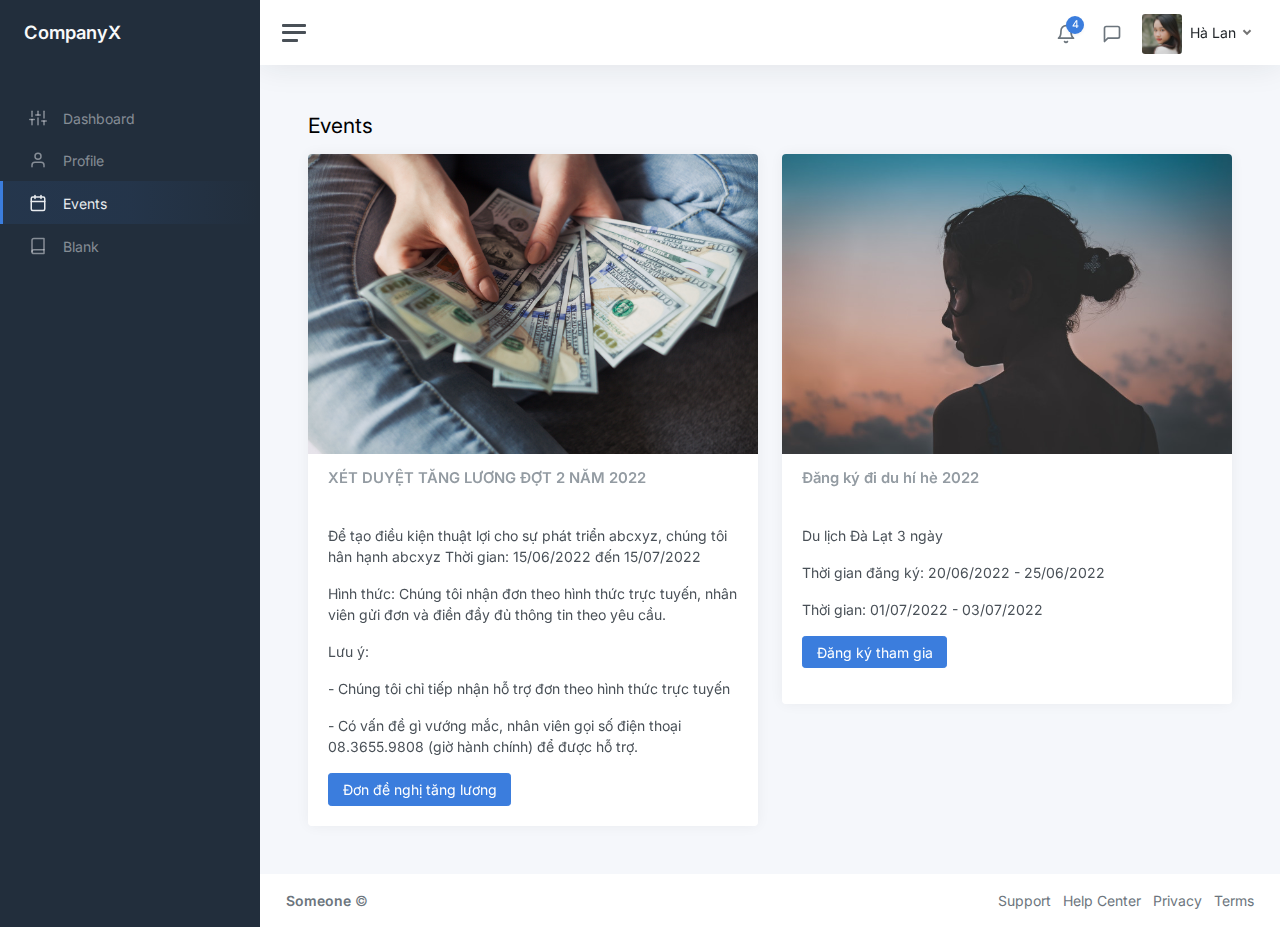
<file: CompanyX_web/src/main/webapp/WEB-INF/templates/pages-events.html>
<!DOCTYPE html>
<html lang="vi">

<head>
	<meta charset="utf-8">
	<meta http-equiv="X-UA-Compatible" content="IE=edge">
	<meta name="viewport" content="width=device-width, initial-scale=1, shrink-to-fit=no">
	<meta name="description" content="Responsive Admin &amp; Dashboard Template based on Bootstrap 5">

	<link rel="preconnect" href="https://fonts.gstatic.com">
	<link rel="shortcut icon" href="img/icons/icon-48x48.png" />


	<title>Events</title>

	<link href="css/app.css" rel="stylesheet">
	<link href="https://fonts.googleapis.com/css2?family=Inter:wght@300;400;600&display=swap" rel="stylesheet">

	<link href="css/my.css" rel="stylesheet">
</head>

<body>
	<div class="wrapper">
		<nav id="sidebar" class="sidebar js-sidebar">
			<div class="sidebar-content js-simplebar">
				<a class="sidebar-brand" href="/">
					<span class="align-middle">CompanyX</span>
				</a>

				<ul class="sidebar-nav">
					<li class="sidebar-header">

					</li>

					<li class="sidebar-item ">
						<a class="sidebar-link" href="/">
							<i class="align-middle" data-feather="sliders"></i> <span
								class="align-middle">Dashboard</span>
						</a>
					</li>

					<li class="sidebar-item">
						<a class="sidebar-link" href="/profile">
							<i class="align-middle" data-feather="user"></i> <span class="align-middle">Profile</span>
						</a>
					</li>

					<li class="sidebar-item active">
						<a class="sidebar-link" href="/events">
							<i class="align-middle" data-feather="calendar"></i> <span
								class="align-middle">Events</span>
						</a>
					</li>


					<li class="sidebar-item ">
						<a class="sidebar-link" href="/blank">
							<i class="align-middle" data-feather="book"></i> <span class="align-middle">Blank</span>
						</a>
					</li>


				</ul>


			</div>
		</nav>

		<div class="main">
			<nav class="navbar navbar-expand navbar-light navbar-bg">
				<a class="sidebar-toggle js-sidebar-toggle">
					<i class="hamburger align-self-center"></i>
				</a>

				<div class="navbar-collapse collapse">
					<ul class="navbar-nav navbar-align">
						<li class="nav-item dropdown">
							<a class="nav-icon dropdown-toggle" href="#" id="alertsDropdown" data-bs-toggle="dropdown">
								<div class="position-relative">
									<i class="align-middle" data-feather="bell"></i>
									<span class="indicator">4</span>
								</div>
							</a>
							<div class="dropdown-menu dropdown-menu-lg dropdown-menu-end py-0"
								aria-labelledby="alertsDropdown">
								<div class="dropdown-menu-header">
									4 New Notifications
								</div>
								<div class="list-group">
									<a href="#" class="list-group-item">
										<div class="row g-0 align-items-center">
											<div class="col-2">
												<i class="text-danger" data-feather="alert-circle"></i>
											</div>
											<div class="col-10">
												<div class="text-dark">Update completed</div>
												<div class="text-muted small mt-1">Restart server 12 to complete the
													update.</div>
												<div class="text-muted small mt-1">30m ago</div>
											</div>
										</div>
									</a>
									<a href="#" class="list-group-item">
										<div class="row g-0 align-items-center">
											<div class="col-2">
												<i class="text-warning" data-feather="bell"></i>
											</div>
											<div class="col-10">
												<div class="text-dark">Projects</div>
												<div class="text-muted small mt-1">You have 2 projects in progress</div>
												<div class="text-muted small mt-1">2h ago</div>
											</div>
										</div>
									</a>
									<a href="#" class="list-group-item">
										<div class="row g-0 align-items-center">
											<div class="col-2">
												<i class="text-primary" data-feather="home"></i>
											</div>
											<div class="col-10">
												<div class="text-dark">Login from 192.186.1.8</div>
												<div class="text-muted small mt-1">5h ago</div>
											</div>
										</div>
									</a>
									<a href="#" class="list-group-item">
										<div class="row g-0 align-items-center">
											<div class="col-2">
												<i class="text-success" data-feather="user-plus"></i>
											</div>
											<div class="col-10">
												<div class="text-dark">New connection</div>
												<div class="text-muted small mt-1">Nguyễn Nhật Ánh accepted your request.
												</div>
												<div class="text-muted small mt-1">14h ago</div>
											</div>
										</div>
									</a>
								</div>
								<div class="dropdown-menu-footer">
									<a href="#" class="text-muted">Show all notifications</a>
								</div>
							</div>
						</li>
						<li class="nav-item dropdown">
							<a class="nav-icon dropdown-toggle" href="#" id="messagesDropdown"
								data-bs-toggle="dropdown">
								<div class="position-relative">
									<i class="align-middle" data-feather="message-square"></i>
								</div>
							</a>
							<div class="dropdown-menu dropdown-menu-lg dropdown-menu-end py-0"
								aria-labelledby="messagesDropdown">
								<div class="dropdown-menu-header">
									<div class="position-relative">
										4 New Messages
									</div>
								</div>
								<div class="list-group">
									<a href="#" class="list-group-item">
										<div class="row g-0 align-items-center">
											<div class="col-2">
												<img src="img/avatars/Tra-Long.jpg"
													class="avatar img-fluid rounded-circle" alt="Trà Long">
											</div>
											<div class="col-10 ps-2">
												<div class="text-dark">Trà Long</div>
												<div class="text-muted small mt-1">Bà ngoại nói, có hai điều không thể bỏ lỡ trong cuộc sống. Một là chuyến xe cuối cùng. Hai là những người yêu ta thật lòng</div>
												<div class="text-muted small mt-1">15m ago</div>
											</div>
										</div>
									</a>
									<a href="#" class="list-group-item">
										<div class="row g-0 align-items-center">
											<div class="col-2">
												<img src="img/avatars/Dung.jpg"
													class="avatar img-fluid rounded-circle" alt="Dũng">
											</div>
											<div class="col-10 ps-2">
												<div class="text-dark">Dũng</div>
												<div class="text-muted small mt-1">Vẫn còn sống chứ?</div>
												<div class="text-muted small mt-1">2h ago</div>
											</div>
										</div>
									</a>
									<a href="#" class="list-group-item">
										<div class="row g-0 align-items-center">
											<div class="col-2">
												<img src="img/avatars/Ngan.jpg"
													class="avatar img-fluid rounded-circle" alt="Ngạn">
											</div>
											<div class="col-10 ps-2">
												<div class="text-dark">Ngạn</div>
												<div class="text-muted small mt-1">Ngạn và Vinh đều có ước mơ lớn lên sẽ lấy Hà Lan, lấy Miền làm vợ nhưng chỉ có Vinh thực hiện được.
												</div>
												<div class="text-muted small mt-1">18 years ago</div>
											</div>
										</div>
									</a>
									<a href="#" class="list-group-item">
										<div class="row g-0 align-items-center">
											<div class="col-2">
												<img src="img/avatars/Hong.jpg"
													class="avatar img-fluid rounded-circle" alt="Hồng">
											</div>
											<div class="col-10 ps-2">
												<div class="text-dark">Hồng</div>
												<div class="text-muted small mt-1">...</div>
												<div class="text-muted small mt-1">18 years ago</div>
											</div>
										</div>
									</a>
								</div>
								<div class="dropdown-menu-footer">
									<a href="#" class="text-muted">Show all messages</a>
								</div>
							</div>
						</li>
						<li class="nav-item dropdown">
							<a class="nav-icon dropdown-toggle d-inline-block d-sm-none" href="#"
								data-bs-toggle="dropdown">
								<i class="align-middle" data-feather="settings"></i>
							</a>

							<a class="nav-link dropdown-toggle d-none d-sm-inline-block" href="#"
								data-bs-toggle="dropdown">
								<img src="img/avatars/Ha-Lan.png" class="avatar img-fluid rounded me-1" alt="Hà Lan" />
								<span class="text-dark" th:text="${name}">Hà Lan</span>
							</a>
							<div class="dropdown-menu dropdown-menu-end">
								<a class="dropdown-item" href="/profile"><i class="align-middle me-1"
                                                                                      data-feather="user"></i> Profile</a>
								<a class="dropdown-item" href="#"><i class="align-middle me-1"
										data-feather="pie-chart"></i> Analytics</a>
								<div class="dropdown-divider"></div>
								<a class="dropdown-item" href="/"><i class="align-middle me-1"
                                                                              data-feather="settings"></i> Settings & Privacy</a>
								<a class="dropdown-item" href="#"><i class="align-middle me-1"
										data-feather="help-circle"></i> Help Center</a>
								<div class="dropdown-divider"></div>
								<a class="dropdown-item" href="/login">Log out</a>
								<!-- <a class="dropdown-item" href="/login">Log out</a> -->
							</div>
						</li>
					</ul>
				</div>
			</nav>

			<main class="content">
				<div class="container-fluid p-0">

					<h1 class="h3 mb-3">Events</h1>

					<div class="row">
						<div class="col-12 col-md-6">
							<div class="card">
								<img class="card-img-top" src="img/photos/salary-unsplash.jpg" alt="Unsplash">
								<div class="card-header">
									<h5 class="card-title mb-0">XÉT DUYỆT TĂNG LƯƠNG ĐỢT 2 NĂM 2022</h5>
								</div>
								<div class="card-body">

									<p class="card-text">Để tạo điều kiện thuật lợi cho sự phát triển abcxyz, chúng tôi
										hân hạnh abcxyz Thời gian: 15/06/2022 đến 15/07/2022</p>

									<p class="card-text">Hình thức: Chúng tôi nhận đơn theo hình thức trực tuyến, nhân
										viên gửi đơn và điền đầy đủ thông tin theo yêu cầu.</p>

									<p class="card-text">Lưu ý: </p>
									<p class="card-text"> - Chúng tôi chỉ tiếp nhận hỗ trợ đơn theo hình thức trực tuyến
									</p>
									<p class="card-text"> - Có vấn đề gì vướng mắc, nhân viên gọi số điện thoại
										08.3655.9808 (giờ hành chính) để được hỗ trợ.</p>

									<p class="card-text"></p>
									<a href="/salary-increase-form" class="btn btn-primary">Đơn đề nghị tăng
										lương</a>

								</div>
							</div>
						</div>
						<div class="col-12 col-md-6">
							<div class="card">
								<img class="card-img-top" src="img/photos/unsplash-2.jpg" alt="Unsplash">
								<div class="card-header">
									<h5 class="card-title mb-0">Đăng ký đi du hí hè 2022</h5>
								</div>
								<div class="card-body">
									<p class="card-text">Du lịch Đà Lạt 3 ngày</p>
									<p class="card-text">Thời gian đăng ký: 20/06/2022 - 25/06/2022</p>
									<p class="card-text">Thời gian: 01/07/2022 - 03/07/2022</p>

									<!-- <a href="#" class="btn btn-primary" onclick="showSnackbar()">Đăng ký tham gia</a> -->
									<p class="btn btn-primary" onclick="showSnackbar()">Đăng ký tham gia</p>
									<div id="snackbar">Đã quá hạn đăng ký.</div>
								</div>
							</div>
						</div>
					</div>

				</div>
			</main>

			<footer class="footer">
				<div class="container-fluid">
					<div class="row text-muted">
						<div class="col-6 text-start">
							<p class="mb-0">
								<a class="text-muted" href="https://doducnghia00.me/"
									target="_blank"><strong>Someone</strong></a> &copy;
							</p>
						</div>
						<div class="col-6 text-end">
							<ul class="list-inline">
								<li class="list-inline-item">
									<a class="text-muted" href="#" target="_blank">Support</a>
								</li>
								<li class="list-inline-item">
									<a class="text-muted" href="https://doducnghia00.me/" target="_blank">Help
										Center</a>
								</li>
								<li class="list-inline-item">
									<a class="text-muted" href="https://doducnghia00.me/" target="_blank">Privacy</a>
								</li>
								<li class="list-inline-item">
									<a class="text-muted" href="https://doducnghia00.me/" target="_blank">Terms</a>
								</li>
							</ul>
						</div>
					</div>
				</div>
			</footer>
		</div>
	</div>

	<script src="js/app.js"></script>
	<script>
		function showSnackbar() {
			// Get the snackbar DIV
			var x = document.getElementById("snackbar");

			// Add the "show" class to DIV
			x.className = "show";

			// After 3 seconds, remove the show class from DIV
			setTimeout(function () {
				x.className = x.className.replace("show", "");
			}, 3000);
		}
	</script>

</body>

</html>
</file>
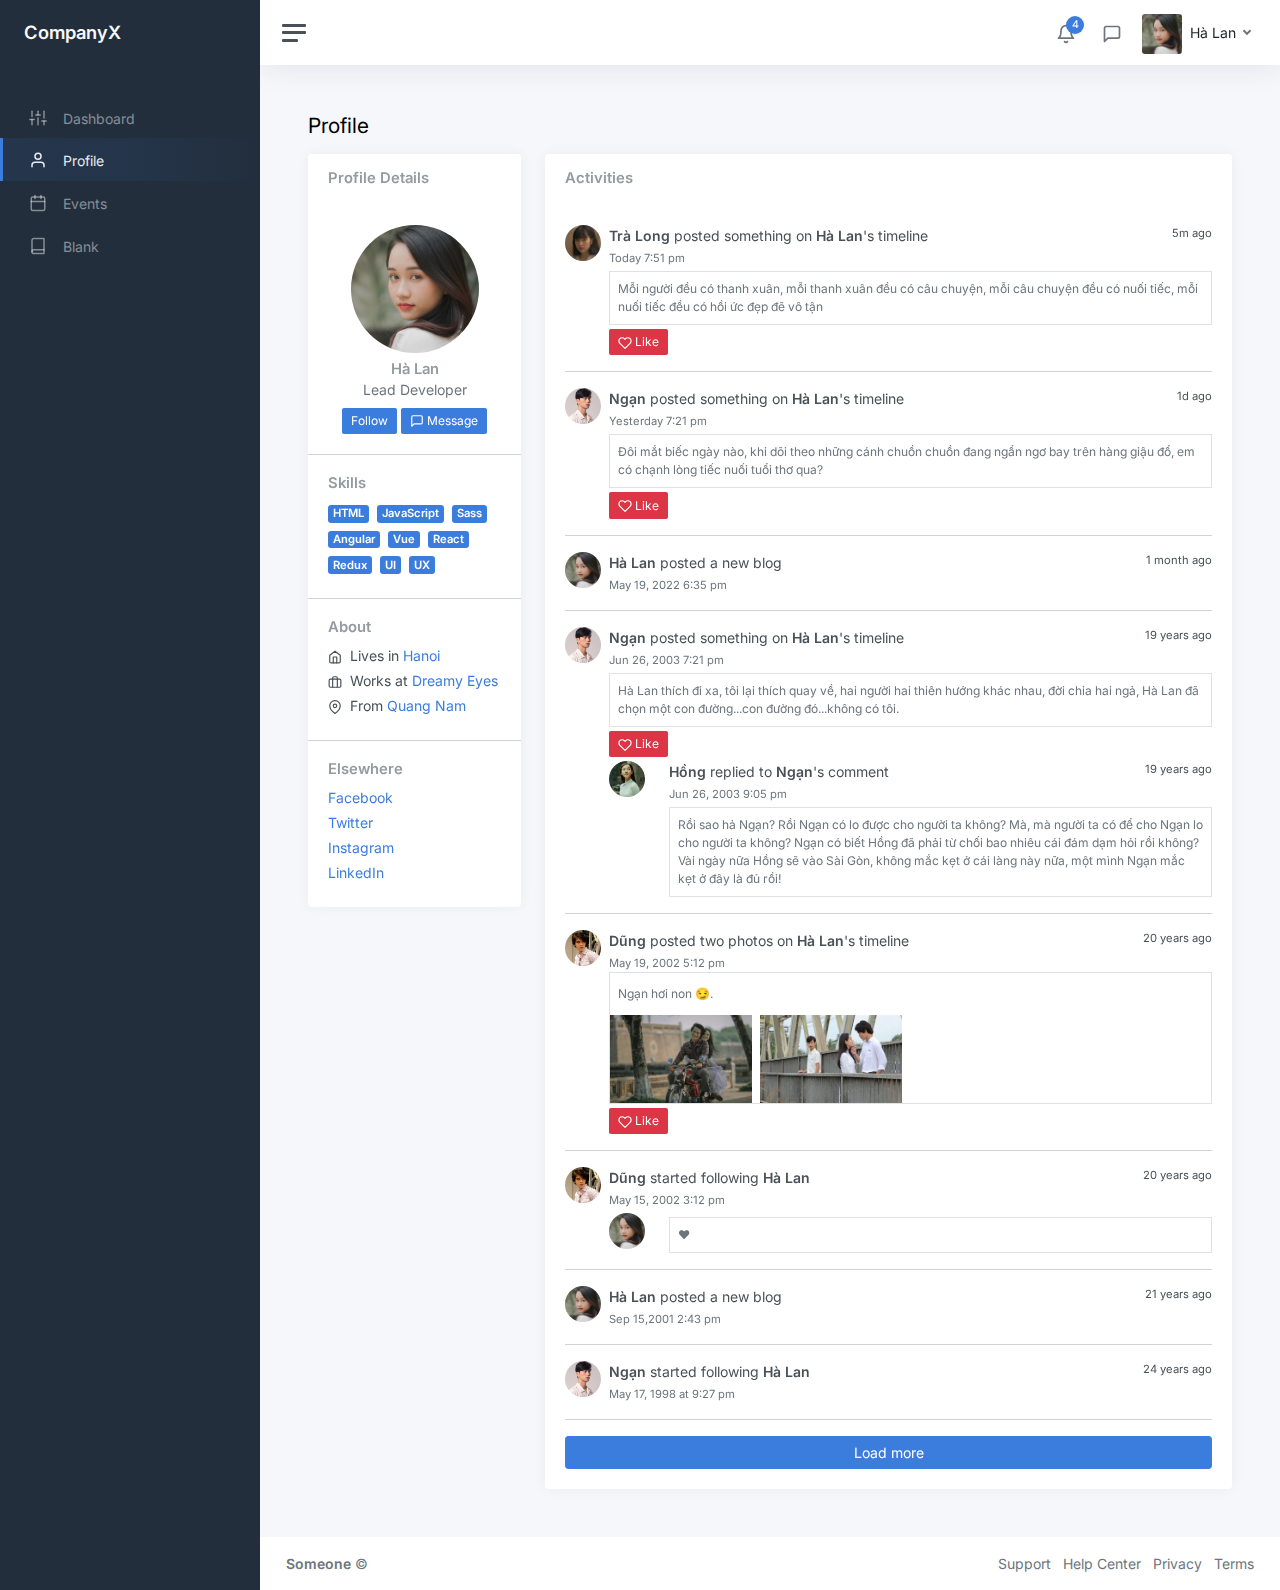
<file: CompanyX_web/src/main/webapp/WEB-INF/templates/pages-profile.html>
<!DOCTYPE html>
<html lang="vi">

<head>
	<meta charset="utf-8">
	<meta http-equiv="X-UA-Compatible" content="IE=edge">
	<meta name="viewport" content="width=device-width, initial-scale=1, shrink-to-fit=no">
	<meta name="description" content="Responsive Admin &amp; Dashboard Template based on Bootstrap 5">

	<meta name="keywords"
		content="adminkit, bootstrap, bootstrap 5, admin, dashboard, template, responsive, css, sass, html, theme, front-end, ui kit, web">

	<link rel="preconnect" href="https://fonts.gstatic.com">
	<link rel="shortcut icon" href="img/icons/icon-48x48.png" />


	<title>Profile</title>

	<link href="css/app.css" rel="stylesheet">
	<link href="https://fonts.googleapis.com/css2?family=Inter:wght@300;400;600&display=swap" rel="stylesheet">
</head>

<body>
	<div class="wrapper">
		<nav id="sidebar" class="sidebar js-sidebar">
			<div class="sidebar-content js-simplebar">
				<a class="sidebar-brand" href="/">
					<span class="align-middle">CompanyX</span>
				</a>

				<ul class="sidebar-nav">
					<li class="sidebar-header">

					</li>

					<li class="sidebar-item ">
						<a class="sidebar-link" href="/">
							<i class="align-middle" data-feather="sliders"></i> <span
								class="align-middle">Dashboard</span>
						</a>
					</li>

					<li class="sidebar-item active">
						<a class="sidebar-link" href="/profile">
							<i class="align-middle" data-feather="user"></i> <span class="align-middle">Profile</span>
						</a>
					</li>

					<li class="sidebar-item">
						<a class="sidebar-link" href="/events">
							<i class="align-middle" data-feather="calendar"></i> <span
								class="align-middle">Events</span>
						</a>
					</li>


					<li class="sidebar-item ">
						<a class="sidebar-link" href="/blank">
							<i class="align-middle" data-feather="book"></i> <span class="align-middle">Blank</span>
						</a>
					</li>


				</ul>


			</div>
		</nav>

		<div class="main">
			<nav class="navbar navbar-expand navbar-light navbar-bg">
				<a class="sidebar-toggle js-sidebar-toggle">
					<i class="hamburger align-self-center"></i>
				</a>

				<div class="navbar-collapse collapse">
					<ul class="navbar-nav navbar-align">
						<li class="nav-item dropdown">
							<a class="nav-icon dropdown-toggle" href="#" id="alertsDropdown" data-bs-toggle="dropdown">
								<div class="position-relative">
									<i class="align-middle" data-feather="bell"></i>
									<span class="indicator">4</span>
								</div>
							</a>
							<div class="dropdown-menu dropdown-menu-lg dropdown-menu-end py-0"
								aria-labelledby="alertsDropdown">
								<div class="dropdown-menu-header">
									4 New Notifications
								</div>
								<div class="list-group">
									<a href="#" class="list-group-item">
										<div class="row g-0 align-items-center">
											<div class="col-2">
												<i class="text-danger" data-feather="alert-circle"></i>
											</div>
											<div class="col-10">
												<div class="text-dark">Update completed</div>
												<div class="text-muted small mt-1">Restart server 12 to complete the
													update.</div>
												<div class="text-muted small mt-1">30m ago</div>
											</div>
										</div>
									</a>
									<a href="#" class="list-group-item">
										<div class="row g-0 align-items-center">
											<div class="col-2">
												<i class="text-warning" data-feather="bell"></i>
											</div>
											<div class="col-10">
												<div class="text-dark">Projects</div>
												<div class="text-muted small mt-1">You have 2 projects in progress</div>
												<div class="text-muted small mt-1">2h ago</div>
											</div>
										</div>
									</a>
									<a href="#" class="list-group-item">
										<div class="row g-0 align-items-center">
											<div class="col-2">
												<i class="text-primary" data-feather="home"></i>
											</div>
											<div class="col-10">
												<div class="text-dark">Login from 192.186.1.8</div>
												<div class="text-muted small mt-1">5h ago</div>
											</div>
										</div>
									</a>
									<a href="#" class="list-group-item">
										<div class="row g-0 align-items-center">
											<div class="col-2">
												<i class="text-success" data-feather="user-plus"></i>
											</div>
											<div class="col-10">
												<div class="text-dark">New connection</div>
												<div class="text-muted small mt-1">Nguyễn Nhật Ánh accepted your request.
												</div>
												<div class="text-muted small mt-1">14h ago</div>
											</div>
										</div>
									</a>
								</div>
								<div class="dropdown-menu-footer">
									<a href="#" class="text-muted">Show all notifications</a>
								</div>
							</div>
						</li>
						<li class="nav-item dropdown">
							<a class="nav-icon dropdown-toggle" href="#" id="messagesDropdown"
								data-bs-toggle="dropdown">
								<div class="position-relative">
									<i class="align-middle" data-feather="message-square"></i>
								</div>
							</a>
							<div class="dropdown-menu dropdown-menu-lg dropdown-menu-end py-0"
								aria-labelledby="messagesDropdown">
								<div class="dropdown-menu-header">
									<div class="position-relative">
										4 New Messages
									</div>
								</div>
								<div class="list-group">
									<a href="#" class="list-group-item">
										<div class="row g-0 align-items-center">
											<div class="col-2">
												<img src="img/avatars/Tra-Long.jpg"
													class="avatar img-fluid rounded-circle" alt="Trà Long">
											</div>
											<div class="col-10 ps-2">
												<div class="text-dark">Trà Long</div>
												<div class="text-muted small mt-1">Bà ngoại nói, có hai điều không thể bỏ lỡ trong cuộc sống. Một là chuyến xe cuối cùng. Hai là những người yêu ta thật lòng</div>
												<div class="text-muted small mt-1">15m ago</div>
											</div>
										</div>
									</a>
									<a href="#" class="list-group-item">
										<div class="row g-0 align-items-center">
											<div class="col-2">
												<img src="img/avatars/Dung.jpg"
													class="avatar img-fluid rounded-circle" alt="Dũng">
											</div>
											<div class="col-10 ps-2">
												<div class="text-dark">Dũng</div>
												<div class="text-muted small mt-1">Vẫn còn sống chứ?</div>
												<div class="text-muted small mt-1">2h ago</div>
											</div>
										</div>
									</a>
									<a href="#" class="list-group-item">
										<div class="row g-0 align-items-center">
											<div class="col-2">
												<img src="img/avatars/Ngan.jpg"
													class="avatar img-fluid rounded-circle" alt="Ngạn">
											</div>
											<div class="col-10 ps-2">
												<div class="text-dark">Ngạn</div>
												<div class="text-muted small mt-1">Ngạn và Vinh đều có ước mơ lớn lên sẽ lấy Hà Lan, lấy Miền làm vợ nhưng chỉ có Vinh thực hiện được.
												</div>
												<div class="text-muted small mt-1">18 years ago</div>
											</div>
										</div>
									</a>
									<a href="#" class="list-group-item">
										<div class="row g-0 align-items-center">
											<div class="col-2">
												<img src="img/avatars/Hong.jpg"
													class="avatar img-fluid rounded-circle" alt="Hồng">
											</div>
											<div class="col-10 ps-2">
												<div class="text-dark">Hồng</div>
												<div class="text-muted small mt-1">...</div>
												<div class="text-muted small mt-1">18 years ago</div>
											</div>
										</div>
									</a>
								</div>
								<div class="dropdown-menu-footer">
									<a href="#" class="text-muted">Show all messages</a>
								</div>
							</div>
						</li>
						<li class="nav-item dropdown">
							<a class="nav-icon dropdown-toggle d-inline-block d-sm-none" href="#"
								data-bs-toggle="dropdown">
								<i class="align-middle" data-feather="settings"></i>
							</a>

							<a class="nav-link dropdown-toggle d-none d-sm-inline-block" href="#"
								data-bs-toggle="dropdown">
								<img src="img/avatars/Ha-Lan.png" class="avatar img-fluid rounded me-1" alt="Hà Lan" />
								<span class="text-dark" th:text="${name}">Hà Lan</span>
							</a>
							<div class="dropdown-menu dropdown-menu-end">
								<a class="dropdown-item" href="/profile"><i class="align-middle me-1"
										data-feather="user"></i> Profile</a>
								<a class="dropdown-item" href="#"><i class="align-middle me-1"
										data-feather="pie-chart"></i> Analytics</a>
								<div class="dropdown-divider"></div>
								<a class="dropdown-item" href="/"><i class="align-middle me-1"
                                                                              data-feather="settings"></i> Settings & Privacy</a>
								<a class="dropdown-item" href="#"><i class="align-middle me-1"
										data-feather="help-circle"></i> Help Center</a>
								<div class="dropdown-divider"></div>
								<a class="dropdown-item" href="/login">Log out</a>
								<!-- <a class="dropdown-item" href="/login">Log out</a> -->
							</div>
						</li>
					</ul>
				</div>
			</nav>

			<main class="content">
				<div class="container-fluid p-0">

					<div class="mb-3">
						<h1 class="h3 d-inline align-middle">Profile</h1>
					</div>
					<div class="row">
						<div class="col-md-4 col-xl-3">
							<div class="card mb-3">
								<div class="card-header">
									<h5 class="card-title mb-0">Profile Details</h5>
								</div>
								<div class="card-body text-center">
									<img src="img/avatars/Ha-Lan.png" alt="Hà Lan" class="img-fluid rounded-circle mb-2"
                                         width="128" height="128" />
									<h5 class="card-title mb-0" th:text="${name}">Hà Lan</h5>
									<div class="text-muted mb-2" th:text="${role}">Lead Developer</div>

									<div>
										<a class="btn btn-primary btn-sm" href="#">Follow</a>
										<a class="btn btn-primary btn-sm" href="#"><span
												data-feather="message-square"></span> Message</a>
									</div>
								</div>
								<hr class="my-0" />
								<div class="card-body">
									<h5 class="h6 card-title">Skills</h5>
									<a href="#" class="badge bg-primary me-1 my-1">HTML</a>
									<a href="#" class="badge bg-primary me-1 my-1">JavaScript</a>
									<a href="#" class="badge bg-primary me-1 my-1">Sass</a>
									<a href="#" class="badge bg-primary me-1 my-1">Angular</a>
									<a href="#" class="badge bg-primary me-1 my-1">Vue</a>
									<a href="#" class="badge bg-primary me-1 my-1">React</a>
									<a href="#" class="badge bg-primary me-1 my-1">Redux</a>
									<a href="#" class="badge bg-primary me-1 my-1">UI</a>
									<a href="#" class="badge bg-primary me-1 my-1">UX</a>
								</div>
								<hr class="my-0" />
								<div class="card-body">
									<h5 class="h6 card-title">About</h5>
									<ul class="list-unstyled mb-0">
										<li class="mb-1"><span data-feather="home" class="feather-sm me-1"></span> Lives
											in <a href="#" th:text="${address}">Hanoi</a></li>

										<li class="mb-1"><span data-feather="briefcase" class="feather-sm me-1"></span>
											Works at <a href="#">Dreamy Eyes</a></li>
										<li class="mb-1"><span data-feather="map-pin" class="feather-sm me-1"></span>
											From <a href="#" th:text="${hometown}">Quang Nam</a></li>
									</ul>
								</div>
								<hr class="my-0" />
								<div class="card-body">
									<h5 class="h6 card-title">Elsewhere</h5>
									<ul class="list-unstyled mb-0">
										<li class="mb-1"><a href="#">Facebook</a></li>
										<li class="mb-1"><a href="#">Twitter</a></li>
										<li class="mb-1"><a href="#">Instagram</a></li>
										<li class="mb-1"><a href="#">LinkedIn</a></li>
									</ul>
								</div>
							</div>
						</div>

						<div class="col-md-8 col-xl-9">
							<div class="card">
								<div class="card-header">

									<h5 class="card-title mb-0">Activities</h5>
								</div>
								<div class="card-body h-100">

									<div class="d-flex align-items-start">
										<img src="img/avatars/Tra-Long.jpg" width="36" height="36"
                                             class="rounded-circle me-2" alt="Trà Long">
										<div class="flex-grow-1">
											<small class="float-end text-navy">5m ago</small>
											<strong>Trà Long</strong> posted something on <strong>Hà Lan</strong>'s
											timeline<br />
											<small class="text-muted">Today 7:51 pm</small><br />

											<div class="border text-sm text-muted p-2 mt-1">
												Mỗi người đều có thanh xuân, mỗi thanh xuân đều có câu chuyện, mỗi câu chuyện đều có nuối tiếc, mỗi nuối tiếc đều có hồi ức đẹp đẽ vô tận
											</div>

											<a href="#" class="btn btn-sm btn-danger mt-1"><i class="feather-sm"
													data-feather="heart"></i> Like</a>

										</div>
									</div>

									<hr />
									<div class="d-flex align-items-start">
										<img src="img/avatars/Ngan.jpg" width="36" height="36"
                                             class="rounded-circle me-2" alt="Ngạn">
										<div class="flex-grow-1">
											<small class="float-end text-navy">1d ago</small>
											<strong>Ngạn</strong> posted something on <strong>Hà Lan</strong>'s
											timeline<br />
											<small class="text-muted">Yesterday 7:21 pm</small>

											<div class="border text-sm text-muted p-2 mt-1">
												Đôi mắt biếc ngày nào, khi dõi theo những cánh chuồn chuồn đang ngẩn ngơ
												bay trên hàng giậu đổ, em có chạnh lòng tiếc nuối tuổi thơ qua?
											</div>

											<a href="#" class="btn btn-sm btn-danger mt-1"><i class="feather-sm"
													data-feather="heart"></i> Like</a>
										</div>
									</div>

									<hr />
									<div class="d-flex align-items-start">
										<img src="img/avatars/Ha-Lan.png" width="36" height="36"
                                             class="rounded-circle me-2" alt="Hà Lan">
										<div class="flex-grow-1">
											<small class="float-end text-navy">1 month ago</small>
											<strong>Hà Lan</strong> posted a new blog<br />

											<small class="text-muted">May 19, 2022 6:35 pm</small>
										</div>
									</div>

									<hr />

									<div class="d-flex align-items-start">
										<img src="img/avatars/Ngan.jpg" width="36" height="36"
                                             class="rounded-circle me-2" alt="Ngạn">
										<div class="flex-grow-1">
											<small class="float-end text-navy">19 years ago</small>
											<strong>Ngạn</strong> posted something on <strong>Hà Lan</strong>'s
											timeline<br />
											<small class="text-muted">Jun 26, 2003 7:21 pm</small>

											<div class="border text-sm text-muted p-2 mt-1">
												Hà Lan thích đi xa, tôi lại thích quay về, hai người hai thiên hướng
												khác nhau, đời chia hai ngả, Hà Lan đã chọn một con đường...con đường
												đó...không có tôi.
											</div>
											

											<a href="#" class="btn btn-sm btn-danger mt-1"><i class="feather-sm"
													data-feather="heart"></i> Like</a>
											<div class="d-flex align-items-start mt-1">
												<a class="pe-3" href="#">
													<img src="img/avatars/Hong.jpg" width="36" height="36"
                                                         class="rounded-circle me-2" alt="Hồng">
												</a>
												<div class="flex-grow-1">
													<small class="float-end text-navy">19 years ago</small>
													<strong>Hồng</strong> replied to <strong>Ngạn</strong>'s
													comment<br />
													<small class="text-muted">Jun 26, 2003 9:05 pm</small>
													<div class="border text-sm text-muted p-2 mt-1">
														Rồi sao hả Ngạn? Rồi Ngạn có lo được cho người ta không? Mà, mà người ta có để cho Ngạn lo cho người ta không? Ngạn có biết Hồng đã phải từ chối bao nhiêu cái đám dạm hỏi rồi không? Vài ngày nữa Hồng sẽ vào Sài Gòn, không mắc kẹt ở cái làng này nữa, một mình Ngạn mắc kẹt ở đây là đủ rồi!
													</div>
												</div>
											</div>
											
										</div>
									</div>

									<hr />

									<div class="d-flex align-items-start">
										<img src="img/avatars/Dung.jpg" width="36" height="36"
                                             class="rounded-circle me-2" alt="Dũng">
										<div class="flex-grow-1">
											<small class="float-end text-navy">20 years ago</small>
											<strong>Dũng</strong> posted two photos on <strong>Hà Lan</strong>'s
											timeline<br />
											<small class="text-muted">May 19, 2002 5:12 pm</small>

											<div class="border">
												<div class=" text-sm text-muted p-2 mt-1">
													Ngạn hơi non 😏.
												</div>

												<div class="row g-0 mt-1">
													<div class="col-6 col-md-4 col-lg-4 col-xl-3">
														<img src="img/photos/Dung%20x%20HaLan.jpg" class="img-fluid pe-2"
                                                             alt="Unsplash">
													</div>
													<div class="col-6 col-md-4 col-lg-4 col-xl-3">
														<img src="img/photos/Dung%20x%20HaLan1.jpg" class="img-fluid pe-2"
                                                             alt="Unsplash">
													</div>
												</div>
											</div>

											<a href="#" class="btn btn-sm btn-danger mt-1"><i class="feather-sm"
													data-feather="heart"></i> Like</a>
										</div>
									</div>

									<hr />
									<div class="d-flex align-items-start">
										<img src="img/avatars/Dung.jpg" width="36" height="36"
                                             class="rounded-circle me-2" alt="Dũng">
										<div class="flex-grow-1">
											<small class="float-end text-navy">20 years ago</small>
											<strong>Dũng</strong> started following <strong>Hà Lan</strong><br />
											<small class="text-muted">May 15, 2002 3:12 pm</small>

											<div class="d-flex align-items-start mt-1">
												<a class="pe-3" href="#">
													<img src="img/avatars/Ha-Lan.png" width="36" height="36"
                                                         class="rounded-circle me-2" alt="Hà Lan">
												</a>
												<div class="flex-grow-1">
													<div class="border text-sm text-muted p-2 mt-1">
														❤
													</div>
												</div>
											</div>
										</div>
									</div>

									<hr />
									<div class="d-flex align-items-start">
										<img src="img/avatars/Ha-Lan.png" width="36" height="36"
                                             class="rounded-circle me-2" alt="Hà Lan">
										<div class="flex-grow-1">
											<small class="float-end text-navy">21 years ago</small>
											<strong>Hà Lan</strong> posted a new blog<br />
											<small class="text-muted">Sep 15,2001 2:43 pm</small>
										</div>
									</div>

									<hr />
									<div class="d-flex align-items-start">
										<img src="img/avatars/Ngan.jpg" width="36" height="36"
                                             class="rounded-circle me-2" alt="Ngạn">
										<div class="flex-grow-1">
											<small class="float-end text-navy"> 24 years ago</small>
											<strong>Ngạn</strong> started following <strong>Hà Lan</strong><br />
											<small class="text-muted">May 17, 1998 at 9:27 pm</small>
										</div>
									</div>

									<hr />
									<div class="d-grid">
										<a href="#" class="btn btn-primary">Load more</a>
									</div>
								</div>
							</div>
						</div>
					</div>

				</div>
			</main>

			<footer class="footer">
				<div class="container-fluid">
					<div class="row text-muted">
						<div class="col-6 text-start">
							<p class="mb-0">
								<a class="text-muted" href="https://doducnghia00.me/"
									target="_blank"><strong>Someone</strong></a> &copy;
							</p>
						</div>
						<div class="col-6 text-end">
							<ul class="list-inline">
								<li class="list-inline-item">
									<a class="text-muted" href="#" target="_blank">Support</a>
								</li>
								<li class="list-inline-item">
									<a class="text-muted" href="https://doducnghia00.me/" target="_blank">Help
										Center</a>
								</li>
								<li class="list-inline-item">
									<a class="text-muted" href="https://doducnghia00.me/" target="_blank">Privacy</a>
								</li>
								<li class="list-inline-item">
									<a class="text-muted" href="https://doducnghia00.me/" target="_blank">Terms</a>
								</li>
							</ul>
						</div>
					</div>
				</div>
			</footer>
		</div>
	</div>

	<script src="js/app.js"></script>

</body>

</html>
</file>
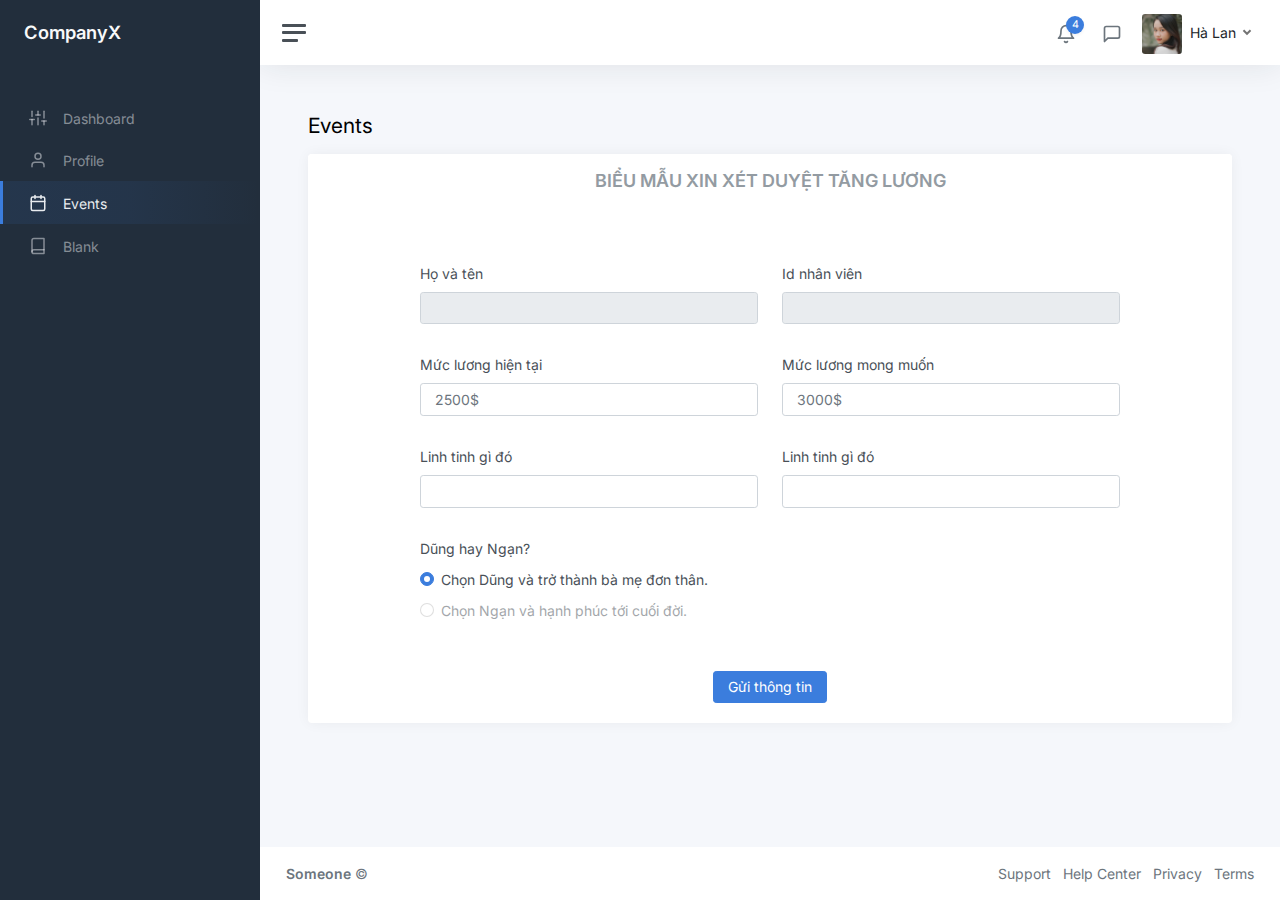
<file: CompanyX_web/src/main/webapp/WEB-INF/templates/pages-salary-increase-form.html>
<!DOCTYPE html>
<html lang="vi">

<head>
	<meta charset="utf-8">
	<meta http-equiv="X-UA-Compatible" content="IE=edge">
	<meta name="viewport" content="width=device-width, initial-scale=1, shrink-to-fit=no">
	<meta name="description" content="Responsive Admin &amp; Dashboard Template based on Bootstrap 5">

	<link rel="preconnect" href="https://fonts.gstatic.com">
	<link rel="shortcut icon" href="img/icons/icon-48x48.png" />


	<title>Salary Increase Form</title>

	<link href="css/my.css" rel = "stylesheet">
	<link href="css/app.css" rel="stylesheet">
	<link href="https://fonts.googleapis.com/css2?family=Inter:wght@300;400;600&display=swap" rel="stylesheet">
</head>

<body>
	<div class="wrapper">
		<nav id="sidebar" class="sidebar js-sidebar">
			<div class="sidebar-content js-simplebar">
				<a class="sidebar-brand" href="/">
					<span class="align-middle">CompanyX</span>
				</a>

				<ul class="sidebar-nav">
					<li class="sidebar-header">

					</li>

					<li class="sidebar-item ">
						<a class="sidebar-link" href="/">
							<i class="align-middle" data-feather="sliders"></i> <span
								class="align-middle">Dashboard</span>
						</a>
					</li>

					<li class="sidebar-item">
						<a class="sidebar-link" href="/profile">
							<i class="align-middle" data-feather="user"></i> <span class="align-middle">Profile</span>
						</a>
					</li>

					<li class="sidebar-item active">
						<a class="sidebar-link" href="/events">
							<i class="align-middle" data-feather="calendar"></i> <span
								class="align-middle">Events</span>
						</a>
					</li>


					<li class="sidebar-item ">
						<a class="sidebar-link" href="/blank">
							<i class="align-middle" data-feather="book"></i> <span class="align-middle">Blank</span>
						</a>
					</li>


				</ul>


			</div>
		</nav>

		<div class="main">
			<nav class="navbar navbar-expand navbar-light navbar-bg">
				<a class="sidebar-toggle js-sidebar-toggle">
					<i class="hamburger align-self-center"></i>
				</a>

				<div class="navbar-collapse collapse">
					<ul class="navbar-nav navbar-align">
						<li class="nav-item dropdown">
							<a class="nav-icon dropdown-toggle" href="#" id="alertsDropdown" data-bs-toggle="dropdown">
								<div class="position-relative">
									<i class="align-middle" data-feather="bell"></i>
									<span class="indicator">4</span>
								</div>
							</a>
							<div class="dropdown-menu dropdown-menu-lg dropdown-menu-end py-0"
								aria-labelledby="alertsDropdown">
								<div class="dropdown-menu-header">
									4 New Notifications
								</div>
								<div class="list-group">
									<a href="#" class="list-group-item">
										<div class="row g-0 align-items-center">
											<div class="col-2">
												<i class="text-danger" data-feather="alert-circle"></i>
											</div>
											<div class="col-10">
												<div class="text-dark">Update completed</div>
												<div class="text-muted small mt-1">Restart server 12 to complete the
													update.</div>
												<div class="text-muted small mt-1">30m ago</div>
											</div>
										</div>
									</a>
									<a href="#" class="list-group-item">
										<div class="row g-0 align-items-center">
											<div class="col-2">
												<i class="text-warning" data-feather="bell"></i>
											</div>
											<div class="col-10">
												<div class="text-dark">Projects</div>
												<div class="text-muted small mt-1">You have 2 projects in progress</div>
												<div class="text-muted small mt-1">2h ago</div>
											</div>
										</div>
									</a>
									<a href="#" class="list-group-item">
										<div class="row g-0 align-items-center">
											<div class="col-2">
												<i class="text-primary" data-feather="home"></i>
											</div>
											<div class="col-10">
												<div class="text-dark">Login from 192.186.1.8</div>
												<div class="text-muted small mt-1">5h ago</div>
											</div>
										</div>
									</a>
									<a href="#" class="list-group-item">
										<div class="row g-0 align-items-center">
											<div class="col-2">
												<i class="text-success" data-feather="user-plus"></i>
											</div>
											<div class="col-10">
												<div class="text-dark">New connection</div>
												<div class="text-muted small mt-1">Nguyễn Nhật Ánh accepted your request.
												</div>
												<div class="text-muted small mt-1">14h ago</div>
											</div>
										</div>
									</a>
								</div>
								<div class="dropdown-menu-footer">
									<a href="#" class="text-muted">Show all notifications</a>
								</div>
							</div>
						</li>
						<li class="nav-item dropdown">
							<a class="nav-icon dropdown-toggle" href="#" id="messagesDropdown"
								data-bs-toggle="dropdown">
								<div class="position-relative">
									<i class="align-middle" data-feather="message-square"></i>
								</div>
							</a>
							<div class="dropdown-menu dropdown-menu-lg dropdown-menu-end py-0"
								aria-labelledby="messagesDropdown">
								<div class="dropdown-menu-header">
									<div class="position-relative">
										4 New Messages
									</div>
								</div>
								<div class="list-group">
									<a href="#" class="list-group-item">
										<div class="row g-0 align-items-center">
											<div class="col-2">
												<img src="img/avatars/Tra-Long.jpg"
													class="avatar img-fluid rounded-circle" alt="Trà Long">
											</div>
											<div class="col-10 ps-2">
												<div class="text-dark">Trà Long</div>
												<div class="text-muted small mt-1">Bà ngoại nói, có hai điều không thể bỏ lỡ trong cuộc sống. Một là chuyến xe cuối cùng. Hai là những người yêu ta thật lòng</div>
												<div class="text-muted small mt-1">15m ago</div>
											</div>
										</div>
									</a>
									<a href="#" class="list-group-item">
										<div class="row g-0 align-items-center">
											<div class="col-2">
												<img src="img/avatars/Dung.jpg"
													class="avatar img-fluid rounded-circle" alt="Dũng">
											</div>
											<div class="col-10 ps-2">
												<div class="text-dark">Dũng</div>
												<div class="text-muted small mt-1">Vẫn còn sống chứ?</div>
												<div class="text-muted small mt-1">2h ago</div>
											</div>
										</div>
									</a>
									<a href="#" class="list-group-item">
										<div class="row g-0 align-items-center">
											<div class="col-2">
												<img src="img/avatars/Ngan.jpg"
													class="avatar img-fluid rounded-circle" alt="Ngạn">
											</div>
											<div class="col-10 ps-2">
												<div class="text-dark">Ngạn</div>
												<div class="text-muted small mt-1">Ngạn và Vinh đều có ước mơ lớn lên sẽ lấy Hà Lan, lấy Miền làm vợ nhưng chỉ có Vinh thực hiện được.
												</div>
												<div class="text-muted small mt-1">18 years ago</div>
											</div>
										</div>
									</a>
									<a href="#" class="list-group-item">
										<div class="row g-0 align-items-center">
											<div class="col-2">
												<img src="img/avatars/Hong.jpg"
													class="avatar img-fluid rounded-circle" alt="Hồng">
											</div>
											<div class="col-10 ps-2">
												<div class="text-dark">Hồng</div>
												<div class="text-muted small mt-1">...</div>
												<div class="text-muted small mt-1">18 years ago</div>
											</div>
										</div>
									</a>
								</div>
								<div class="dropdown-menu-footer">
									<a href="#" class="text-muted">Show all messages</a>
								</div>
							</div>
						</li>
						<li class="nav-item dropdown">
							<a class="nav-icon dropdown-toggle d-inline-block d-sm-none" href="#"
								data-bs-toggle="dropdown">
								<i class="align-middle" data-feather="settings"></i>
							</a>

							<a class="nav-link dropdown-toggle d-none d-sm-inline-block" href="#"
								data-bs-toggle="dropdown">
								<img src="img/avatars/Ha-Lan.png" class="avatar img-fluid rounded me-1" alt="Hà Lan" />
								<span class="text-dark" th:text="${name}">Hà Lan</span>
							</a>
							<div class="dropdown-menu dropdown-menu-end">
								<a class="dropdown-item" href="/profile"><i class="align-middle me-1"
                                                                                      data-feather="user"></i> Profile</a>
								<a class="dropdown-item" href="#"><i class="align-middle me-1"
										data-feather="pie-chart"></i> Analytics</a>
								<div class="dropdown-divider"></div>
								<a class="dropdown-item" href="/"><i class="align-middle me-1"
                                                                              data-feather="settings"></i> Settings & Privacy</a>
								<a class="dropdown-item" href="#"><i class="align-middle me-1"
										data-feather="help-circle"></i> Help Center</a>
								<div class="dropdown-divider"></div>
								<a class="dropdown-item" href="/login">Log out</a>
								<!-- <a class="dropdown-item" href="/login">Log out</a> -->
							</div>
						</li>
					</ul>
				</div>
			</nav>

			<main class="content">
				<div class="container-fluid p-0">

					<h1 class="h3 mb-3">Events</h1>

					<div class="row">
						<div class="col-12">
							<div class="card">
								<div class="card-header">
									<h5 class="card-title mb-1" style="text-align: center ; font-size: large;">BIỂU MẪU
										XIN XÉT DUYỆT TĂNG LƯƠNG</h5>
								</div>
								<div class="card-body">
									<div class="SIform d-flex align-items-center justify-content-center" style="margin: 0 auto ;">
										
										<form th:action="@{/salary-increase}" class="form-inline" method="post">
											<div class = "row inform">
												<div class="col">
													<label class="form-label">Họ và tên</label>
													<input type="text" class="form-control" th:value="${name}" disabled>
												</div>
												<div class="col">
													<label class="form-label" >Id nhân viên</label>
													<input type="text" class="form-control" th:name="idEmployee" th:value="${id}" disabled>
												</div>
											</div>
											<div class = "row inform">
												<div class="col">
													<label class="form-label">Mức lương hiện tại</label>
													<input type="text" class="form-control" placeholder="2500$" >
												</div>
												<div class="col">
													<label class="form-label">Mức lương mong muốn</label>
													<input type="text" class="form-control" placeholder="3000$">
												</div>
											</div>
											<div class = "row inform">
												<div class="col">
													<label class="form-label">Linh tinh gì đó</label>
													<input type="text" class="form-control" placeholder="" >
												</div>
												<div class="col">
													<label class="form-label">Linh tinh gì đó</label>
													<input type="text" class="form-control" placeholder="">
												</div>
											</div>
											<div style="margin-top: 30px ;">
												<label> Dũng hay Ngạn?</label>
												<label class="form-check" style="margin-top: 10px ;">
													<input class="form-check-input" type="radio" value="option1" name="radios-example" checked>
													<span class="form-check-label">
													  Chọn Dũng và trở thành bà mẹ đơn thân.
													</span>
												</label>
												<label class="form-check" style="margin-top: 10px ;">
													<input class="form-check-input" type="radio" value="option1" name="radios-example" disabled>
													<span class="form-check-label">
													  Chọn Ngạn và hạnh phúc tới cuối đời.
													</span>
												</label>
											</div>
											<div style="text-align: center; margin-top: 50px;">
												<button type="submit" class="btn btn-primary" >Gửi thông tin</button>


<!--												<button type="submit" class="btn btn-primary" onclick="showSnackbar()">Gửi thông tin</button>-->
<!--												<div id="snackbar">Gửi thông tin thành công.</div>-->
											</div>
										</form>
									</div>


								</div>
							</div>
						</div>
					</div>

				</div>
			</main>

			<footer class="footer">
				<div class="container-fluid">
					<div class="row text-muted">
						<div class="col-6 text-start">
							<p class="mb-0">
								<a class="text-muted" href="https://doducnghia00.me/"
									target="_blank"><strong>Someone</strong></a> &copy;
							</p>
						</div>
						<div class="col-6 text-end">
							<ul class="list-inline">
								<li class="list-inline-item">
									<a class="text-muted" href="#" target="_blank">Support</a>
								</li>
								<li class="list-inline-item">
									<a class="text-muted" href="https://doducnghia00.me/" target="_blank">Help
										Center</a>
								</li>
								<li class="list-inline-item">
									<a class="text-muted" href="https://doducnghia00.me/" target="_blank">Privacy</a>
								</li>
								<li class="list-inline-item">
									<a class="text-muted" href="https://doducnghia00.me/" target="_blank">Terms</a>
								</li>
							</ul>
						</div>
					</div>
				</div>
			</footer>
		</div>
	</div>

	<script src="js/app.js"></script>
	<script>
		function showSnackbar() {
			// Get the snackbar DIV
			var x = document.getElementById("snackbar");

			// Add the "show" class to DIV
			x.className = "show";

			// After 3 seconds, remove the show class from DIV
			setTimeout(function () {
				x.className = x.className.replace("show", "");
			}, 3000);
		}
	</script>
</body>

</html>
</file>
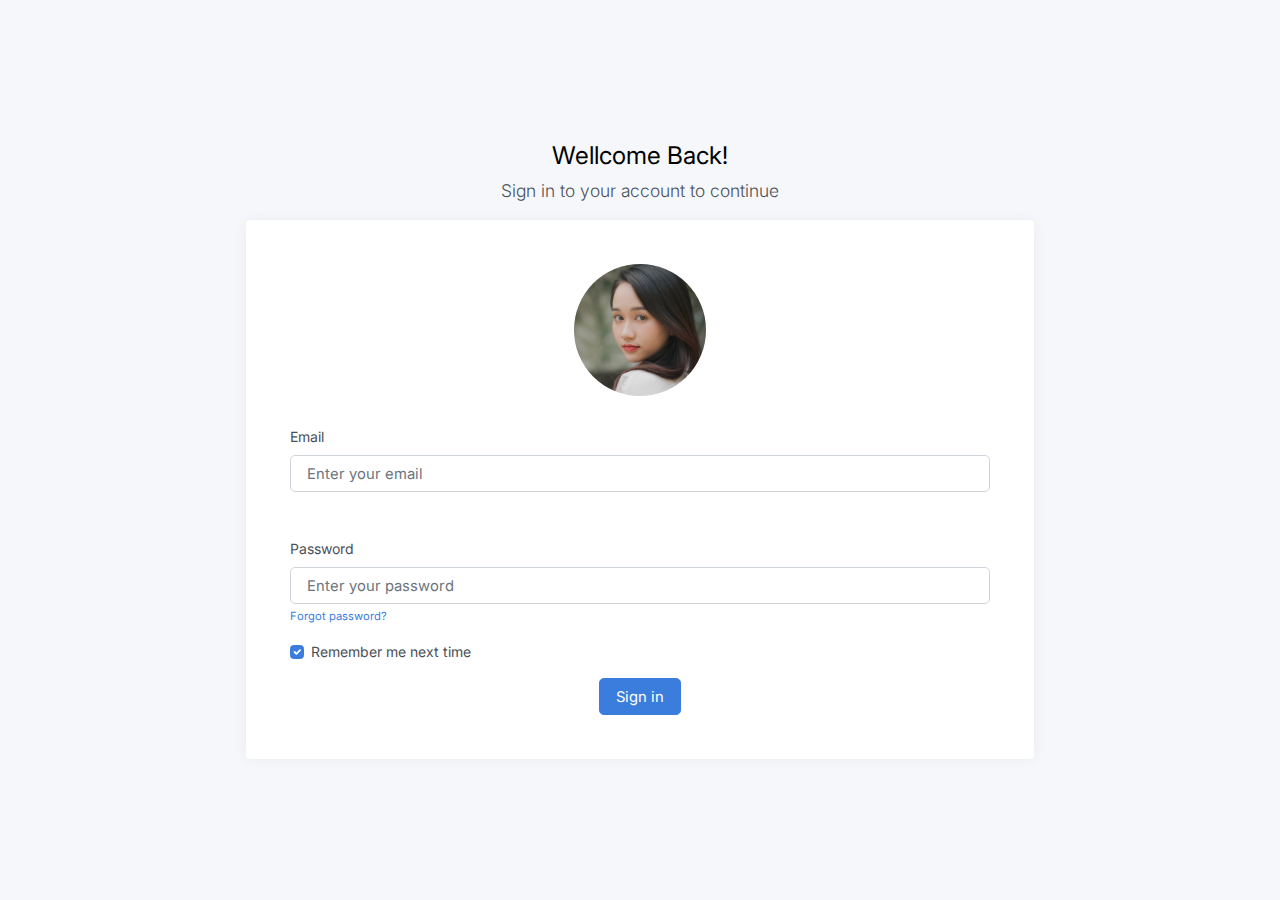
<file: CompanyX_web/src/main/webapp/WEB-INF/templates/pages-sign-in.html>
<!DOCTYPE html>
<html lang="en" xmlns:th="http://thymeleaf.org">

<head>
	<meta charset="utf-8">
	<meta http-equiv="X-UA-Compatible" content="IE=edge">
	<meta name="viewport" content="width=device-width, initial-scale=1, shrink-to-fit=no">
	<meta name="description" content="Responsive Admin &amp; Dashboard Template based on Bootstrap 5">
	<meta name="author" content="AdminKit">
	<meta name="keywords"
		content="adminkit, bootstrap, bootstrap 5, admin, dashboard, template, responsive, css, sass, html, theme, front-end, ui kit, web">

	<link rel="preconnect" href="https://fonts.gstatic.com">
	<link rel="shortcut icon" href="img/icons/icon-48x48.png" />

	<link rel="canonical" href="https://demo-basic.adminkit.io//login" />

	<title>Sign In | AdminKit Demo</title>

	<link href="css/app.css" rel="stylesheet">
	<link href="css/my.css" rel="stylesheet">
	<link href="https://fonts.googleapis.com/css2?family=Inter:wght@300;400;600&display=swap" rel="stylesheet">
</head>

<body>
	<main class="d-flex w-100">
		<div class="container d-flex flex-column">
			<div class="row vh-100">
				<div class="col-sm-10 col-md-8 col-lg-6 mx-auto d-table h-100">
					<div class="d-table-cell align-middle">

						<div class="text-center mt-4">
							<h1 class="h2">Wellcome Back!</h1>
							<p class="lead">
								Sign in to your account to continue
							</p>
						</div>

						<div class="card">
							<div class="card-body">
								<div class="m-sm-4">
									<div class="text-center">
										<img src="img/avatars/Ha-Lan.png" alt="Hà Lan" class="img-fluid rounded-circle"
                                             width="132" height="132" />
									</div>
									<form th:action="@{/login}" th:object="${accountForm}" method="post" >
										<div class="mb-3">
											<label class="form-label">Email</label>
											<input  class="form-control form-control-lg" type="email" name="email"
												placeholder="Enter your email" />
										</div>
										<div class="mb-3">
											<label class="form-label">Password</label>
											<input class="form-control form-control-lg" type="password" name="password"
												placeholder="Enter your password" />
											<small>
												<a href="/">Forgot password?</a>
											</small>
										</div>
<!--										<p style="color: red"  class = "">Sai email hoặc mật khẩu! ${class}</p>-->
<!--										<label th:text="${error}"></label>-->
										<p th:text="${error}" style="color: red"></p>
										<div>
											<label class="form-check">
												<input class="form-check-input" type="checkbox" value="remember-me"
													name="remember-me" checked>
												<span class="form-check-label">
													Remember me next time
												</span>
											</label>
										</div>
										<div class="text-center mt-3">
<!--											<a href="/" class="btn btn-lg btn-primary">Sign in</a>-->
											 <button type="submit" class="btn btn-lg btn-primary">Sign in</button>
										</div>
									</form>
								</div>
							</div>
						</div>

					</div>
				</div>
			</div>
		</div>
	</main>

	<script src="js/app.js"></script>

</body>

</html>
</file>
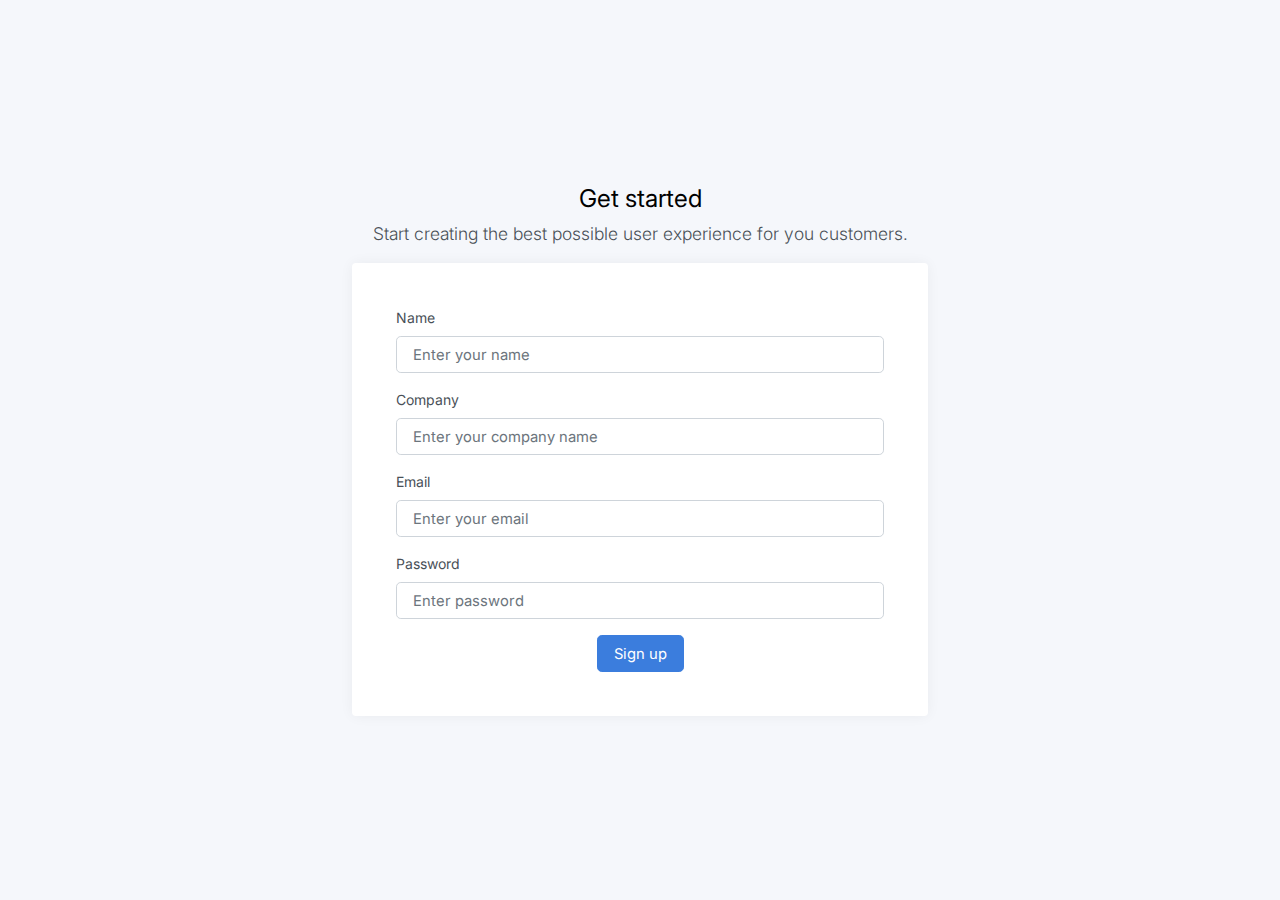
<file: CompanyX_web/src/main/webapp/WEB-INF/templates/pages-sign-up.html>
<!DOCTYPE html>
<html lang="en">

<head>
	<meta charset="utf-8">
	<meta http-equiv="X-UA-Compatible" content="IE=edge">
	<meta name="viewport" content="width=device-width, initial-scale=1, shrink-to-fit=no">
	<meta name="description" content="Responsive Admin &amp; Dashboard Template based on Bootstrap 5">
	<meta name="author" content="AdminKit">
	<meta name="keywords"
		content="adminkit, bootstrap, bootstrap 5, admin, dashboard, template, responsive, css, sass, html, theme, front-end, ui kit, web">

	<link rel="preconnect" href="https://fonts.gstatic.com">
	<link rel="shortcut icon" href="img/icons/icon-48x48.png" />

	<link rel="canonical" href="https://demo-basic.adminkit.io/pages-sign-up.html" />

	<title>Sign Up | AdminKit Demo</title>

	<link href="css/app.css" rel="stylesheet">
	<link href="https://fonts.googleapis.com/css2?family=Inter:wght@300;400;600&display=swap" rel="stylesheet">
</head>

<body>
	<main class="d-flex w-100">
		<div class="container d-flex flex-column">
			<div class="row vh-100">
				<div class="col-sm-10 col-md-8 col-lg-6 mx-auto d-table h-100">
					<div class="d-table-cell align-middle">

						<div class="text-center mt-4">
							<h1 class="h2">Get started</h1>
							<p class="lead">
								Start creating the best possible user experience for you customers.
							</p>
						</div>

						<div class="card">
							<div class="card-body">
								<div class="m-sm-4">
									<form>
										<div class="mb-3">
											<label class="form-label">Name</label>
											<input class="form-control form-control-lg" type="text" name="name"
												placeholder="Enter your name" />
										</div>
										<div class="mb-3">
											<label class="form-label">Company</label>
											<input class="form-control form-control-lg" type="text" name="company"
												placeholder="Enter your company name" />
										</div>
										<div class="mb-3">
											<label class="form-label">Email</label>
											<input class="form-control form-control-lg" type="email" name="email"
												placeholder="Enter your email" />
										</div>
										<div class="mb-3">
											<label class="form-label">Password</label>
											<input class="form-control form-control-lg" type="password" name="password"
												placeholder="Enter password" />
										</div>
										<div class="text-center mt-3">
											<a href="/" class="btn btn-lg btn-primary">Sign up</a>
											<!-- <button type="submit" class="btn btn-lg btn-primary">Sign up</button> -->
										</div>
									</form>
								</div>
							</div>
						</div>

					</div>
				</div>
			</div>
		</div>
	</main>

	<script src="js/app.js"></script>

</body>

</html>
</file>
<file: CompanyX_web/src/main/webapp/WEB-INF/templates/css/my.css>
/* The snackbar - position it at the bottom and in the middle of the screen */
#snackbar {
    visibility: hidden; /* Hidden by default. Visible on click */
    min-width: 250px; /* Set a default minimum width */
    margin-left: -125px; /* Divide value of min-width by 2 */
    background-color: #333; /* Black background color */
    color: #fff; /* White text color */
    text-align: center; /* Centered text */
    border-radius: 2px; /* Rounded borders */
    padding: 16px; /* Padding */
    position: fixed; /* Sit on top of the screen */
    z-index: 1; /* Add a z-index if needed */
    left: 50%; /* Center the snackbar */
    bottom: 30px; /* 30px from the bottom */
  }
  
  /* Show the snackbar when clicking on a button (class added with JavaScript) */
  #snackbar.show {
    visibility: visible; /* Show the snackbar */
    /* Add animation: Take 0.5 seconds to fade in and out the snackbar.
    However, delay the fade out process for 2.5 seconds */
    -webkit-animation: fadein 0.5s, fadeout 0.5s 2.5s;
    animation: fadein 0.5s, fadeout 0.5s 2.5s;
  }
  
  /* Animations to fade the snackbar in and out */
  @-webkit-keyframes fadein {
    from {bottom: 0; opacity: 0;}
    to {bottom: 30px; opacity: 1;}
  }
  
  @keyframes fadein {
    from {bottom: 0; opacity: 0;}
    to {bottom: 30px; opacity: 1;}
  }
  
  @-webkit-keyframes fadeout {
    from {bottom: 30px; opacity: 1;}
    to {bottom: 0; opacity: 0;}
  }
  
  @keyframes fadeout {
    from {bottom: 30px; opacity: 1;}
    to {bottom: 0; opacity: 0;}
  }

  form{
    width: 700px;
  }

  .form-inline {
    justify-content: center;
   }
  .form-label{
    margin-top: 30px;
  }
  .hidden-text{
      color: blue;

  }
</file>
